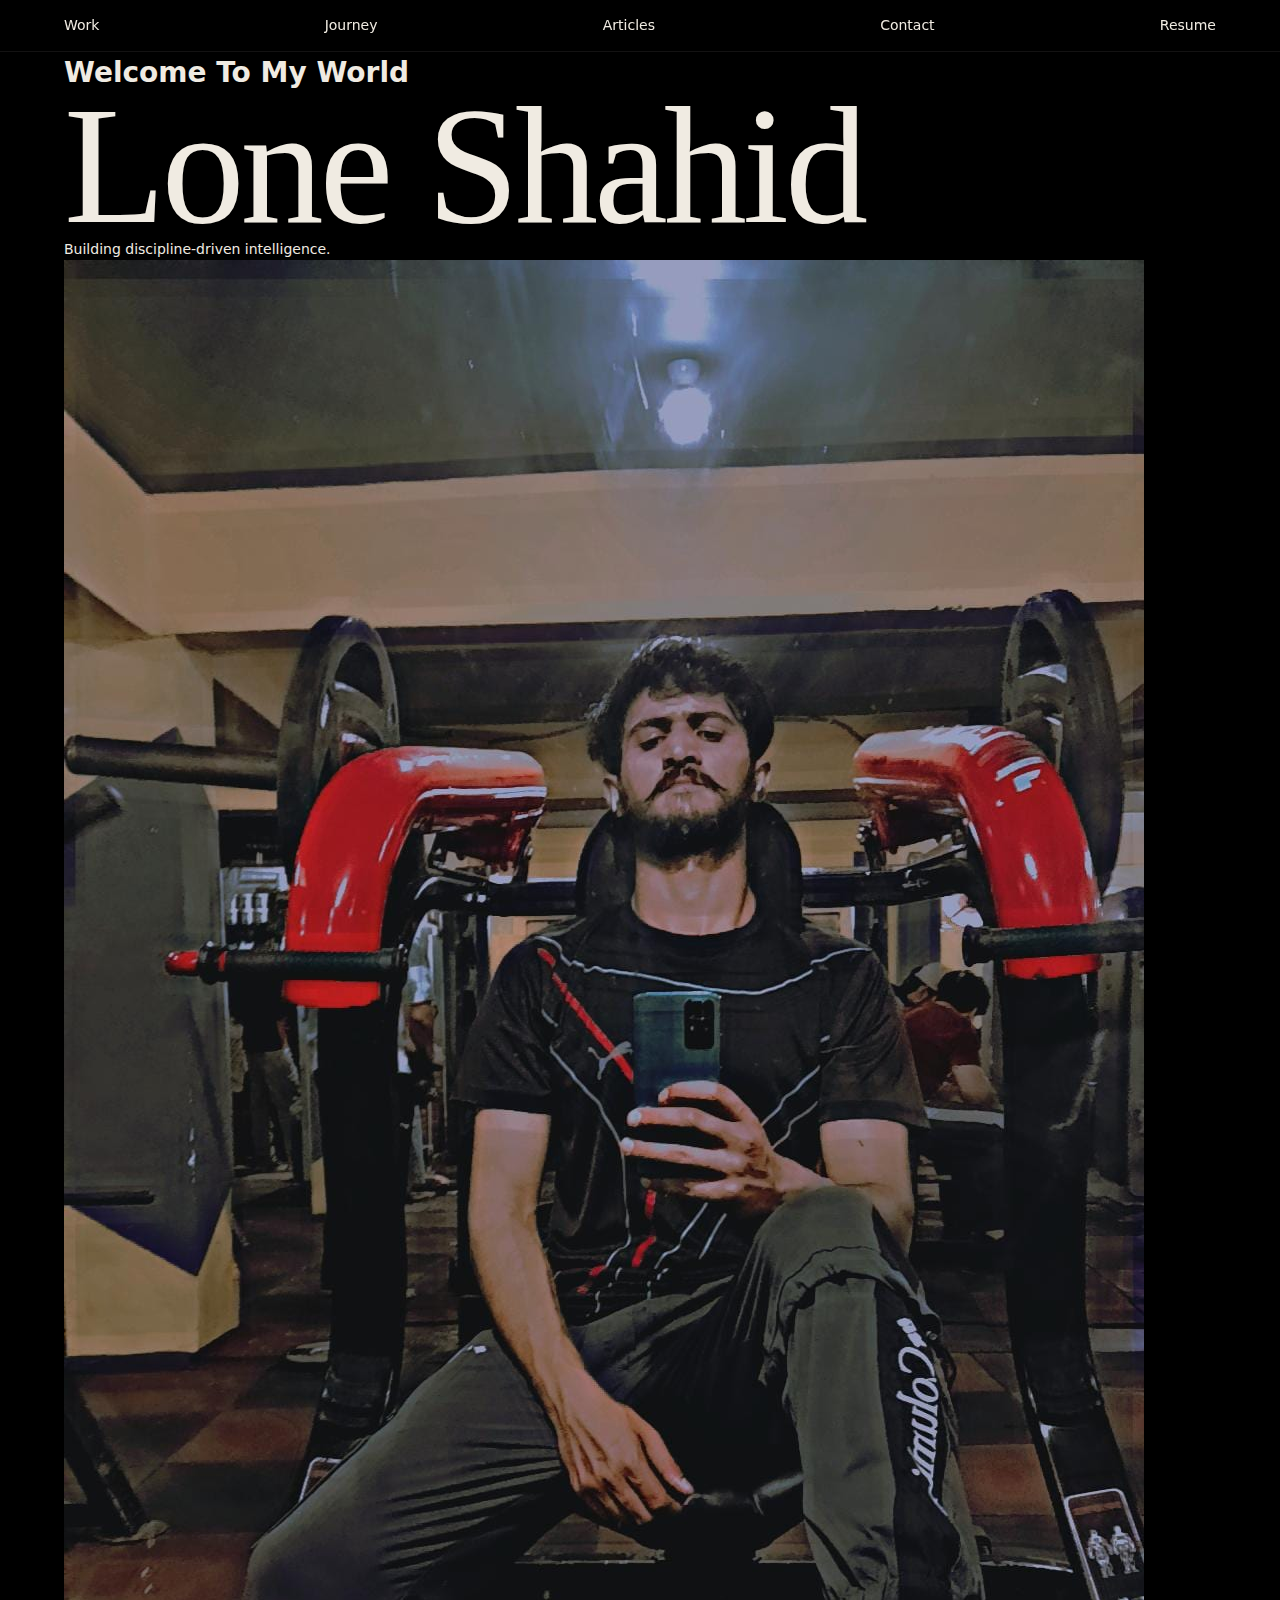
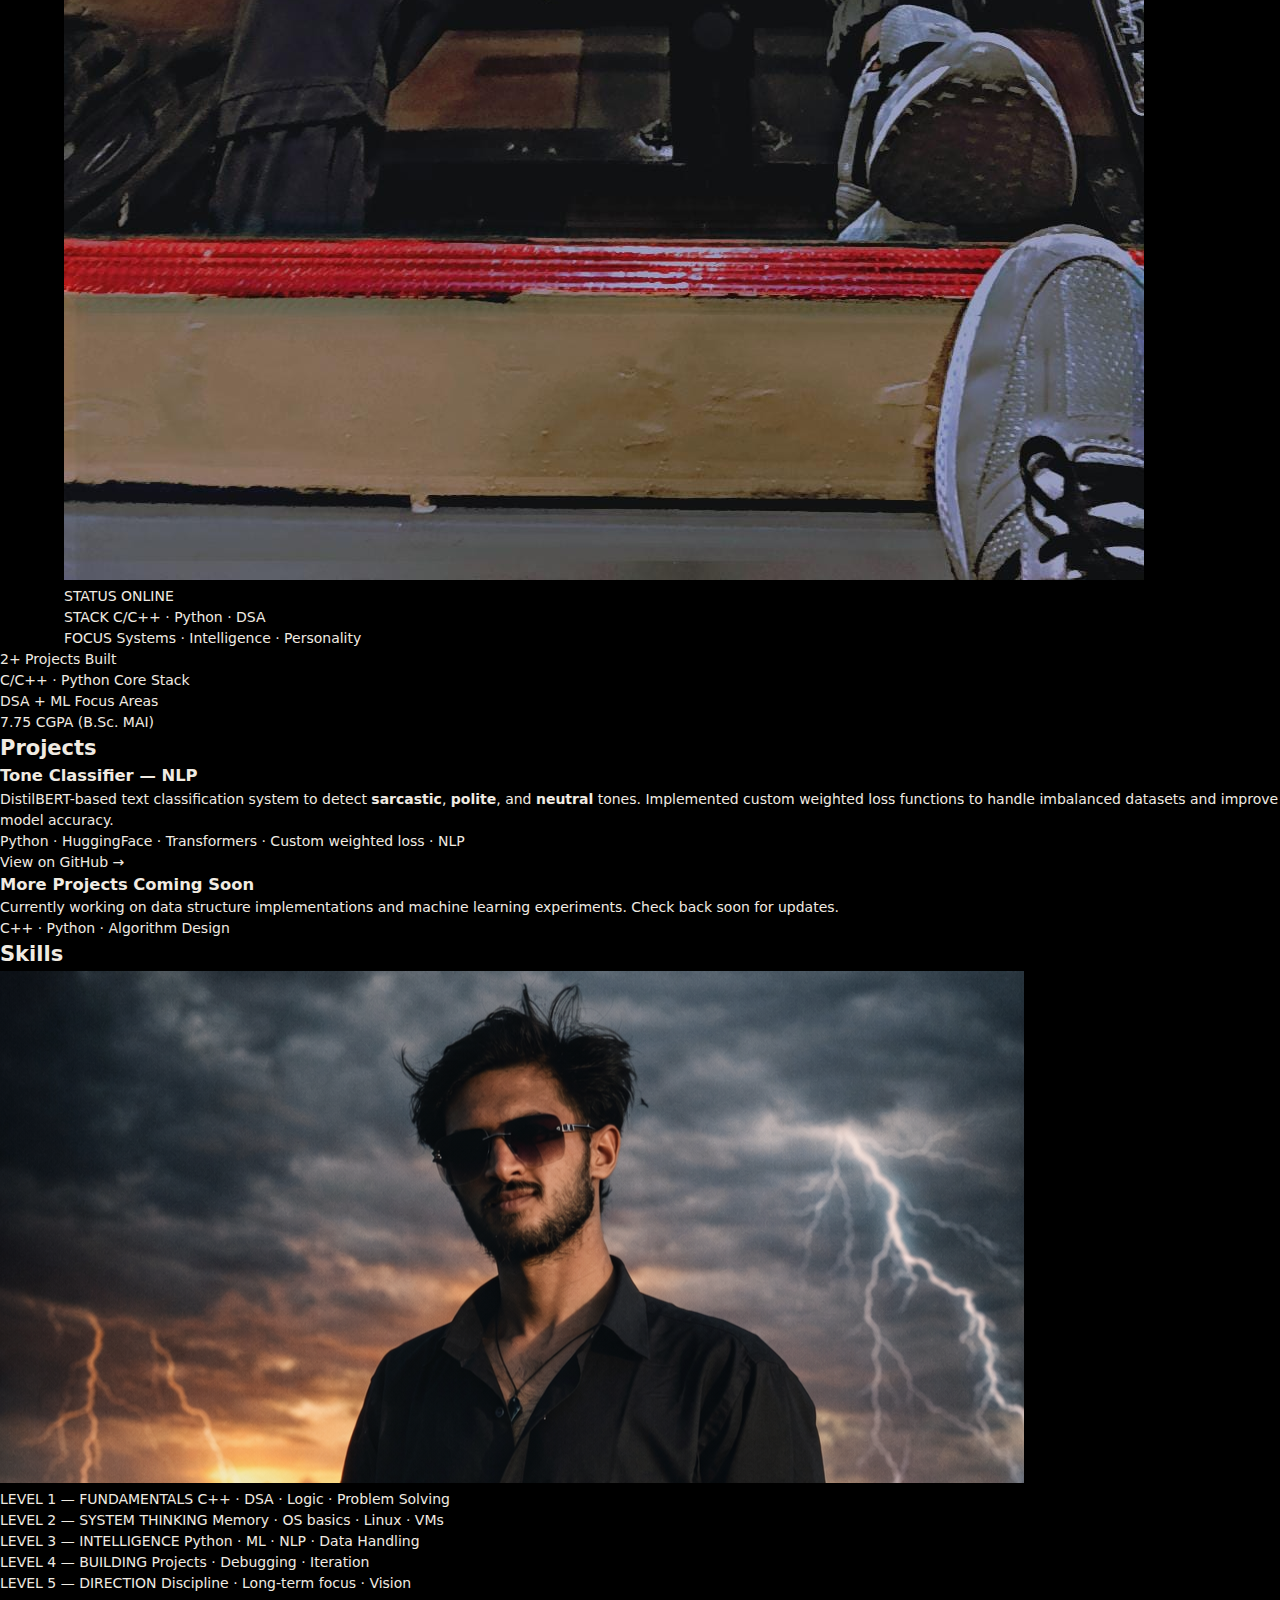
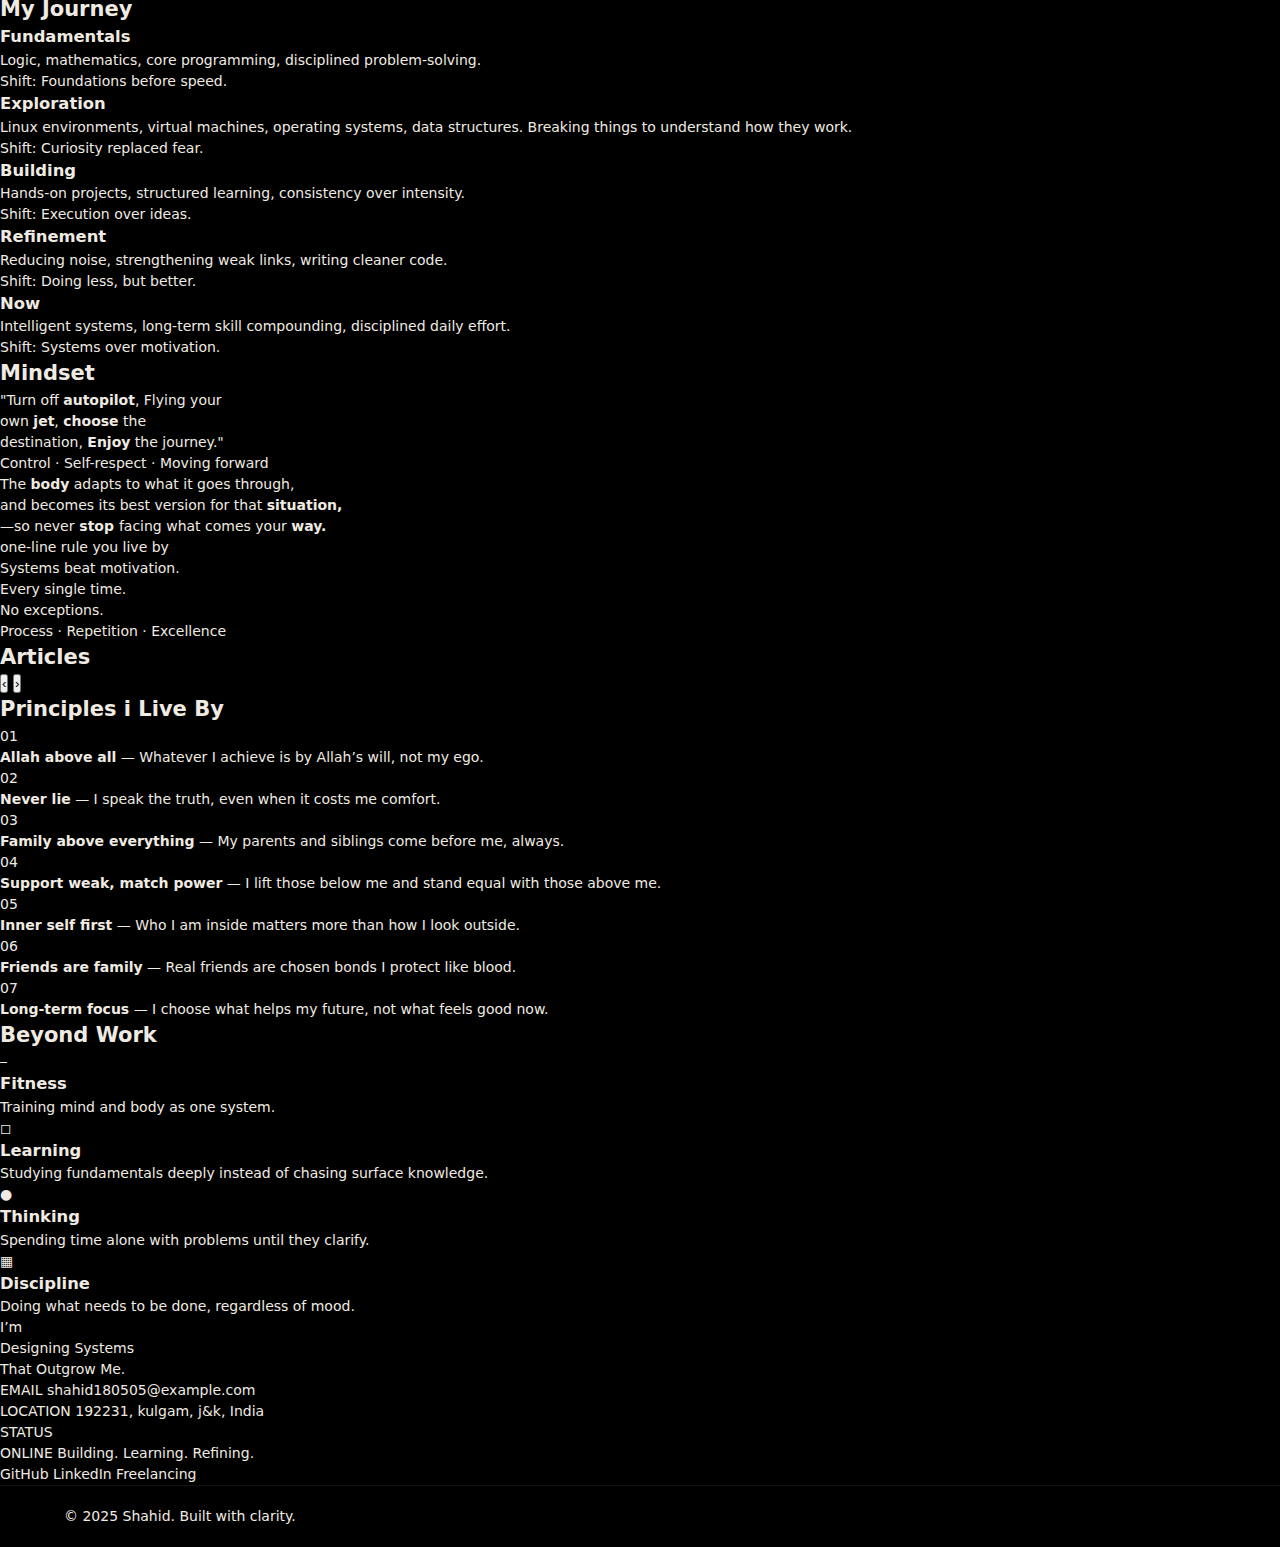
<file: index.html>
<!DOCTYPE html>
<html lang="en">
<head>
    <meta charset="UTF-8">
    <meta name="viewport" content="width=device-width, initial-scale=1.0">
    
    <!-- SEO Meta Tags -->
    <meta name="description" content="Shahid - AI & Software Engineering student focused on intelligent systems, strong fundamentals, and disciplined long-term growth.">
    <meta name="keywords" content="AI, Machine Learning, Software Engineering, C++, Python, NLP, Data Structures">
    <meta name="author" content="Shahid">
    
    <!-- Open Graph -->
    <meta property="og:title" content="Shahid | AI & Software Engineering">
    <meta property="og:description" content="Building intelligent systems with disciplined long-term focus.">
    <meta property="og:image" content="images/profile.jpg">
    <meta property="og:type" content="website">
    
    <title>Shahid | Personal Website</title>
    <link rel="stylesheet" href="index.css">
</head>
<body>
    <!-- Scroll Progress Bar -->
    <div class="scroll-progress"></div>

    <!-- HERO SECTION -->
    <header id="hero">
  <!-- LEFT: DECLARATION -->
  <div class="hero-left">
    <h1 class="hero-statement">Welcome To My World</h1>

    <span class="hero-name">Lone Shahid</span>

    <p class="hero-tagline">Building discipline-driven intelligence.</p>

    <nav class="hero-nav">
      <a href="#projects" class="nav-link">Work</a>
      <a href="#journey" class="nav-link">Journey</a>
      <a href="#article-section" class="nav-link">Articles</a>
      <a href="#contact" class="nav-link">Contact</a>
      <a href="resume/resume.html" class="nav-link">Resume</a>
    </nav>
  </div>

  <!-- RIGHT: SIGNAL BLOCK -->
  <div class="hero-right">
    <div class="signal-photo">
      <img src="images/10.jpg" alt="Shahid">
    </div>

    <div class="signal-block">
      <div class="signal-row">
        <span class="signal-label">STATUS</span>
        <span class="signal-value online">ONLINE</span>
      </div>

      <div class="signal-row">
        <span class="signal-label">STACK</span>
        <span class="signal-value">C/C++ · Python · DSA</span>
      </div>

      <div class="signal-row">
        <span class="signal-label">FOCUS</span>
        <span class="signal-value">Systems · Intelligence · Personality</span>
      </div>
    </div>
  </div>
</header>


    <!-- PROOF STRIP -->
    <section id="proof">
        <div class="proof-grid">
            <div class="proof-item">
                <span class="proof-value">2+</span>
                <span class="proof-label">Projects Built</span>
            </div>

            <div class="proof-item">
                <span class="proof-value">C/C++ · Python</span>
                <span class="proof-label">Core Stack</span>
            </div>

            <div class="proof-item">
                <span class="proof-value">DSA + ML</span>
                <span class="proof-label">Focus Areas</span>
            </div>

            <div class="proof-item">
                <span class="proof-value">7.75</span>
                <span class="proof-label">CGPA (B.Sc. MAI)</span>
            </div>
        </div>
    </section>

    <!-- FEATURED PROJECTS -->
    <section id="projects">
        <h2 class="projects-title">Projects</h2>

        <article>
            <h3>Tone Classifier — NLP</h3>
            <p>
                DistilBERT-based text classification system to detect
                <strong>sarcastic</strong>, <strong>polite</strong>, and
                <strong>neutral</strong> tones. Implemented custom weighted loss
                functions to handle imbalanced datasets and improve model accuracy.
            </p>
            <p class="muted">
                Python · HuggingFace · Transformers · Custom weighted loss · NLP
            </p>
            <a href="https://github.com/ghost-hub-champ" target="_blank" rel="noopener">
                View on GitHub →
            </a>
        </article>

        <article>
            <h3>More Projects Coming Soon</h3>
            <p>
                Currently working on data structure implementations and 
                machine learning experiments. Check back soon for updates.
            </p>
            <p class="muted">
                C++ · Python · Algorithm Design
            </p>
        </article>
    </section>

    <!-- SKILLS LADDER -->
    <section id="skills">
        <div class="ladder-card">
            <h2 class="ladder-title">Skills</h2>

            <!-- Background images -->
            <div class="ladder-bg">
                <img src="images/hero.png" class="bg-img base" alt="" loading="lazy">
            </div>

            <!-- Ladder -->
            <div class="ladder-track">
                <div class="step" data-image="fundamentals">
                    <span class="step-title">LEVEL 1 — FUNDAMENTALS</span>
                    <span class="step-desc">C++ · DSA · Logic · Problem Solving</span>
                </div>

                <div class="step" data-image="system">
                    <span class="step-title">LEVEL 2 — SYSTEM THINKING</span>
                    <span class="step-desc">Memory · OS basics · Linux · VMs</span>
                </div>

                <div class="step" data-image="intelligence">
                    <span class="step-title">LEVEL 3 — INTELLIGENCE</span>
                    <span class="step-desc">Python · ML · NLP · Data Handling</span>
                </div>

                <div class="step" data-image="building">
                    <span class="step-title">LEVEL 4 — BUILDING</span>
                    <span class="step-desc">Projects · Debugging · Iteration</span>
                </div>

                <div class="step" data-image="direction">
                    <span class="step-title">LEVEL 5 — DIRECTION</span>
                    <span class="step-desc">Discipline · Long-term focus · Vision</span>
                </div>
            </div>
        </div>
    </section>

    <!-- JOURNEY TIMELINE -->
    <section id="journey" class="journey">
        <h2 class="journey-title">My Journey</h2>

        <div class="timeline">
            <div class="timeline-item left">
                <span class="node"></span>
                <div class="content">
                    <h3>Fundamentals</h3>
                    <p class="focus">Logic, mathematics, core programming, disciplined problem-solving.</p>
                    <p class="shift">Shift: Foundations before speed.</p>
                </div>
            </div>

            <div class="timeline-item right">
                <span class="node"></span>
                <div class="content">
                    <h3>Exploration</h3>
                    <p class="focus">
                        Linux environments, virtual machines, operating systems, data structures.
                        Breaking things to understand how they work.
                    </p>
                    <p class="shift">Shift: Curiosity replaced fear.</p>
                </div>
            </div>

            <div class="timeline-item left">
                <span class="node"></span>
                <div class="content">
                    <h3>Building</h3>
                    <p class="focus">
                        Hands-on projects, structured learning, consistency over intensity.
                    </p>
                    <p class="shift">Shift: Execution over ideas.</p>
                </div>
            </div>

            <div class="timeline-item right">
                <span class="node"></span>
                <div class="content">
                    <h3>Refinement</h3>
                    <p class="focus">
                        Reducing noise, strengthening weak links, writing cleaner code.
                    </p>
                    <p class="shift">Shift: Doing less, but better.</p>
                </div>
            </div>

            <div class="timeline-item left current">
                <span class="node"></span>
                <div class="content">
                    <h3>Now</h3>
                    <p class="focus">
                        Intelligent systems, long-term skill compounding, disciplined daily effort.
                    </p>
                    <p class="shift">Shift: Systems over motivation.</p>
                </div>
            </div>
        </div>
    </section>

    <!-- MINDSET -->
    <section id="mindset">
            <h2 class="mindset-title">Mindset</h2>

        <!-- Card 1 (LEFT) -->
        <div class="mindset-card left from-left">
            <div class="mindset-inner">
                <div class="mindset-bg bg-1"></div>
                <div class="mindset-shade shade-left"></div>

                <div class="mindset-overlay">
                    <p class="mindset-text">
                        "Turn off <strong>autopilot</strong>, Flying your<br>
                        own <strong>jet</strong>, <strong>choose</strong> the <br>
                        destination, <strong>Enjoy</strong> the journey."
                    </p>
                    <span class="mindset-meta">
                        Control · Self-respect · Moving forward
                    </span>
                </div>
            </div>
        </div>

        <!-- Card 2 (RIGHT) -->
        <div class="mindset-card right from-right">
            <div class="mindset-inner">
                <div class="mindset-bg bg-2"></div>
                <div class="mindset-shade shade-right"></div>

                <div class="mindset-overlay align-right">
                    <p class="mindset-text">
                        The <strong>body</strong> adapts to what it goes through,<br>
                        and becomes its best version for that <strong>situation,</strong><br>
                        —so never<strong> stop </strong>facing what comes your <strong>way.</strong>
                    </p>
                    <span class="mindset-meta">
                        one-line rule you live by
                    </span>
                </div>
            </div>
        </div>

        <!-- Card 3 (LEFT) -->
        <div class="mindset-card left from-left">
            <div class="mindset-inner">
                <div class="mindset-bg bg-3"></div>
                <div class="mindset-shade shade-left"></div>

                <div class="mindset-overlay">
                    <p class="mindset-text">
                        Systems beat motivation.<br>
                        Every single time.<br>
                        No exceptions.
                    </p>
                    <span class="mindset-meta">
                        Process · Repetition · Excellence
                    </span>
                </div>
            </div>
        </div>
    </section>

    <!-- ARTICLES CAROUSEL -->
  <section id="article-section" class="stage">
  <h2 class="article-title">Articles</h2>
  <div class="bg-gradient"></div>
  
  <div id="cards" class="cards"></div>
  
  <button class="carousel-btn left" aria-label="Previous article">‹</button>
  <button class="carousel-btn right" aria-label="Next article">›</button>
  
</section>

    <!-- PRINCIPLES -->
    <section id="principles" class="principles">
        <h2 class="principles-title">Principles i Live By</h2>

        <div class="manifesto">
            <div class="principle">
                <span class="index">01</span>
                <p><strong>Allah above all</strong> — Whatever I achieve is by Allah’s will, not my ego.</p>
                
            </div>

            <div class="principle">
                <span class="index">02</span>
                <p><strong>Never lie</strong> — I speak the truth, even when it costs me comfort.</p>
                
            </div>

            <div class="principle">
                <span class="index">03</span>
                <p><strong>Family above everything</strong> — My parents and siblings come before me, always.</p>
                
            </div>

            <div class="principle">
                <span class="index">04</span>
                <p><strong>Support weak, match power</strong> — I lift those below me and stand equal with those above me.</p>
            </div>

            <div class="principle">
                <span class="index">05</span>
                <p><strong>Inner self first</strong> — Who I am inside matters more than how I look outside.</p>
            </div>

            <div class="principle">
                <span class="index">06</span>
                <p><strong>Friends are family</strong> — Real friends are chosen bonds I protect like blood.</p>
            </div>

            <div class="principle">
                <span class="index">07</span>
                <p><strong>Long-term focus</strong> — I choose what helps my future, not what feels good now.</p>
            </div>
        </div>
    </section>

    <!-- BEYOND WORK -->
    <section id="life" class="beyond-work">
        <h2 class="beyond-title">Beyond Work</h2>

        <div class="beyond-grid">
            <div class="beyond-card">
                <span class="icon">⎯</span>
                <h3>Fitness</h3>
                <p>Training mind and body as one system.</p>
            </div>

            <div class="beyond-card">
                <span class="icon">◻</span>
                <h3>Learning</h3>
                <p>Studying fundamentals deeply instead of chasing surface knowledge.</p>
            </div>

            <div class="beyond-card">
                <span class="icon">●</span>
                <h3>Thinking</h3>
                <p>Spending time alone with problems until they clarify.</p>
            </div>

            <div class="beyond-card">
                <span class="icon">▦</span>
                <h3>Discipline</h3>
                <p>Doing what needs to be done, regardless of mood.</p>
            </div>
        </div>
    </section>

    <!-- VISION -->
    <section id="vision" class="vision">
        <p class="vision-text">
            I’m  <br>
            Designing Systems<br>
            That Outgrow Me.
        </p>
    </section>

    <!-- CONTACT -->
    <section id="contact" class="contact-terminal">
        <div class="terminal-grid">
            <!-- LEFT: INFO -->
            <div class="terminal-col">
                <div class="terminal-row">
                    <span class="label">EMAIL</span>
                    <span class="value">shahid180505@example.com</span>
                </div>

                <div class="terminal-row">
                    <span class="label">LOCATION</span>
                    <span class="value">192231, kulgam, j&k, India</span>
                </div>

                <div class="terminal-row status-row">
                    <span class="label">STATUS</span>
                    <div class="status-value">
                        <span class="status-flag">ONLINE</span>
                        <span class="status-text">Building. Learning. Refining.</span>
                    </div>
                </div>
            </div>

            <!-- RIGHT: LINKS -->
            <div class="terminal-col links">
                <a href="https://github.com/yourusername" target="_blank" rel="noopener" class="terminal-link">GitHub</a>
                <a href="https://linkedin.com/in/yourusername" target="_blank" rel="noopener" class="terminal-link">LinkedIn</a>
                <a href="https://instagram.com/yourusername" target="_blank" rel="noopener" class="terminal-link">Freelancing</a>
            </div>
        </div>
    </section>

    <!-- FOOTER -->
    <footer>
        <p>© 2025 Shahid. Built with clarity.</p>
    </footer>

    <script src="index.js"></script>
</body>
</html>
</file>
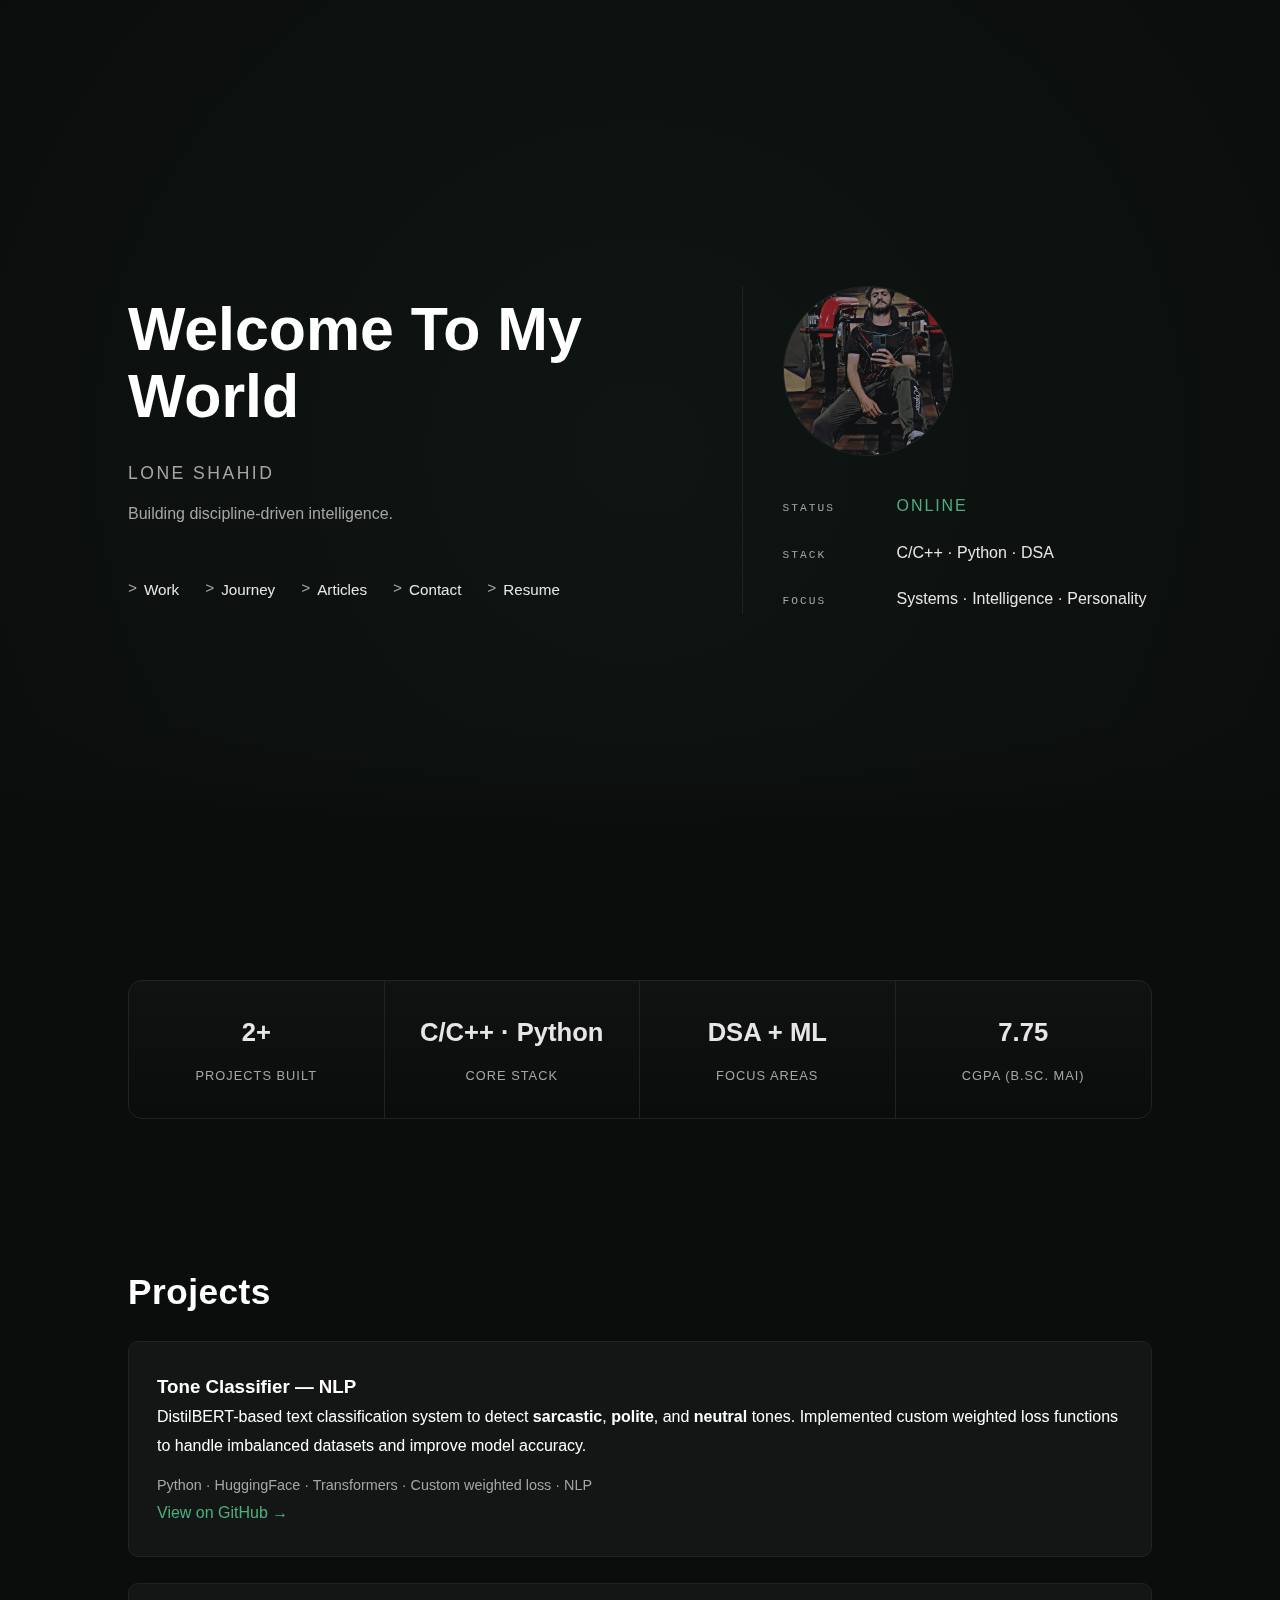
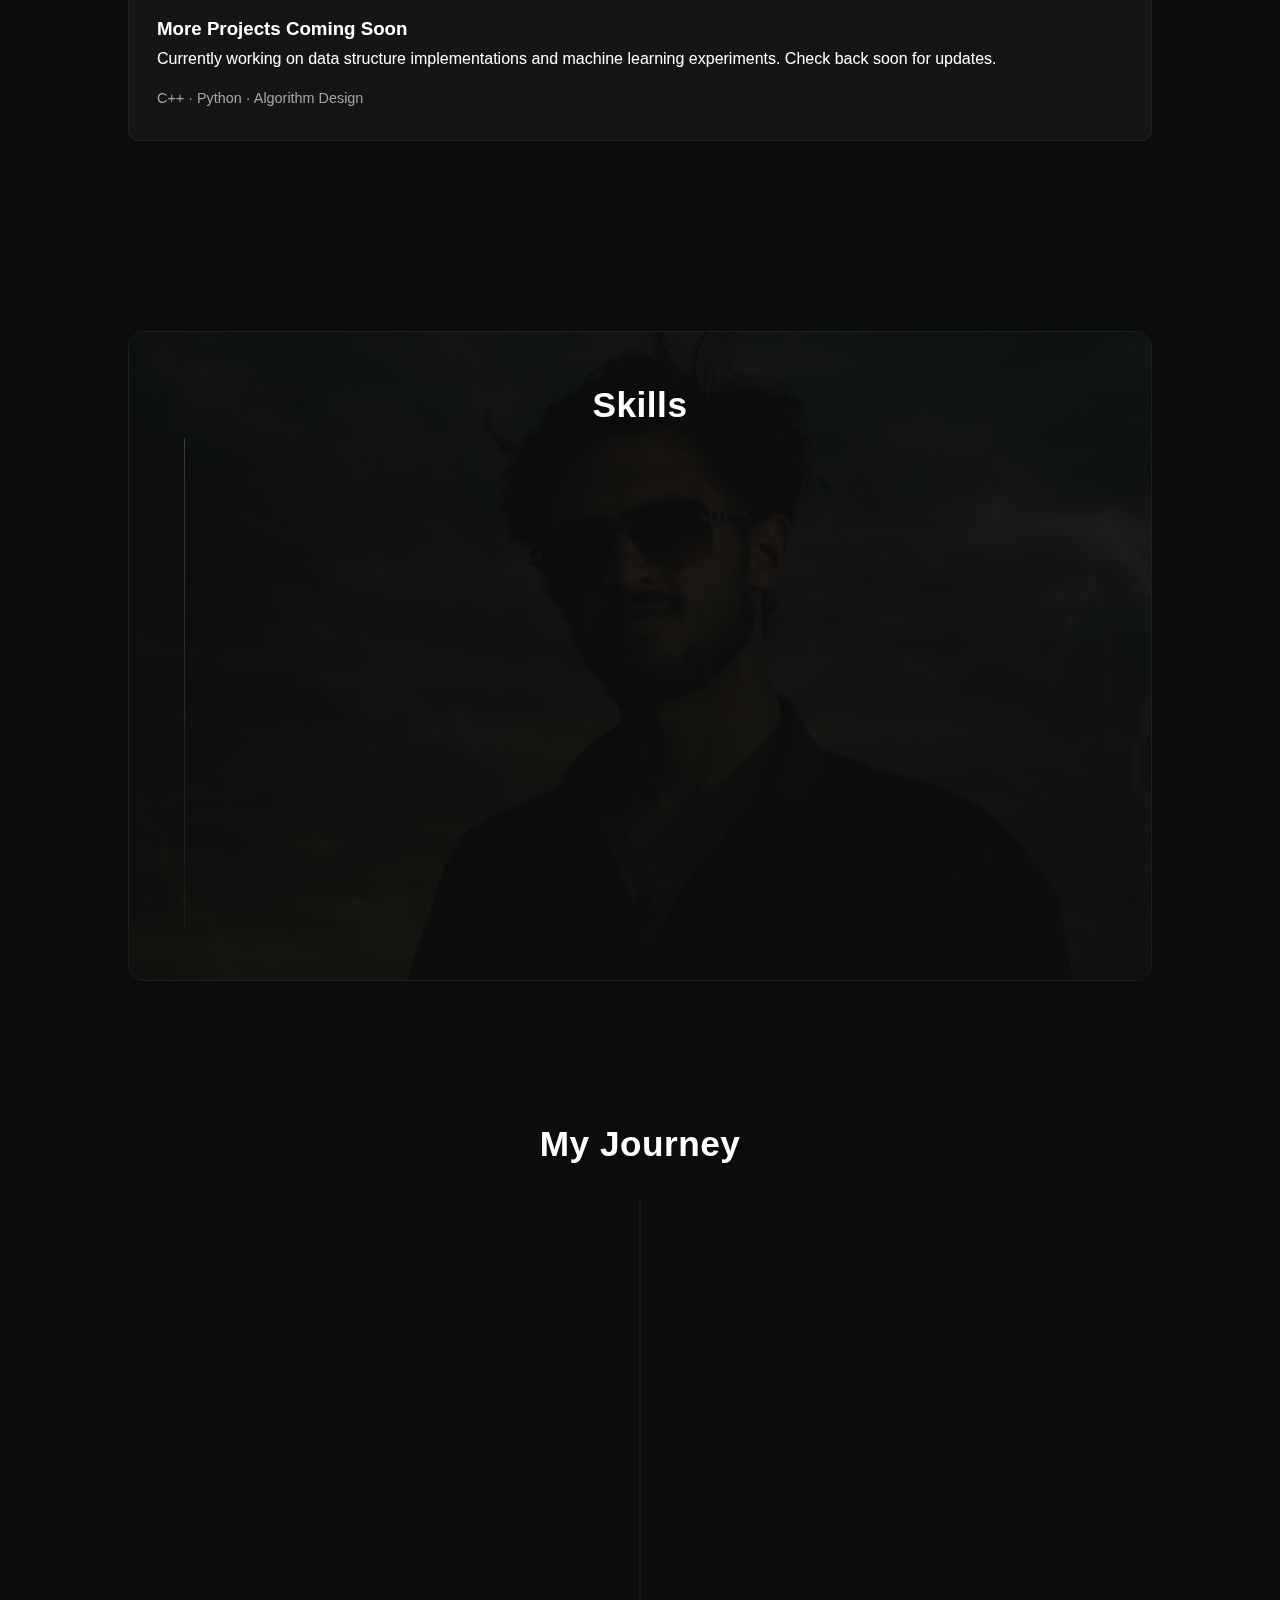
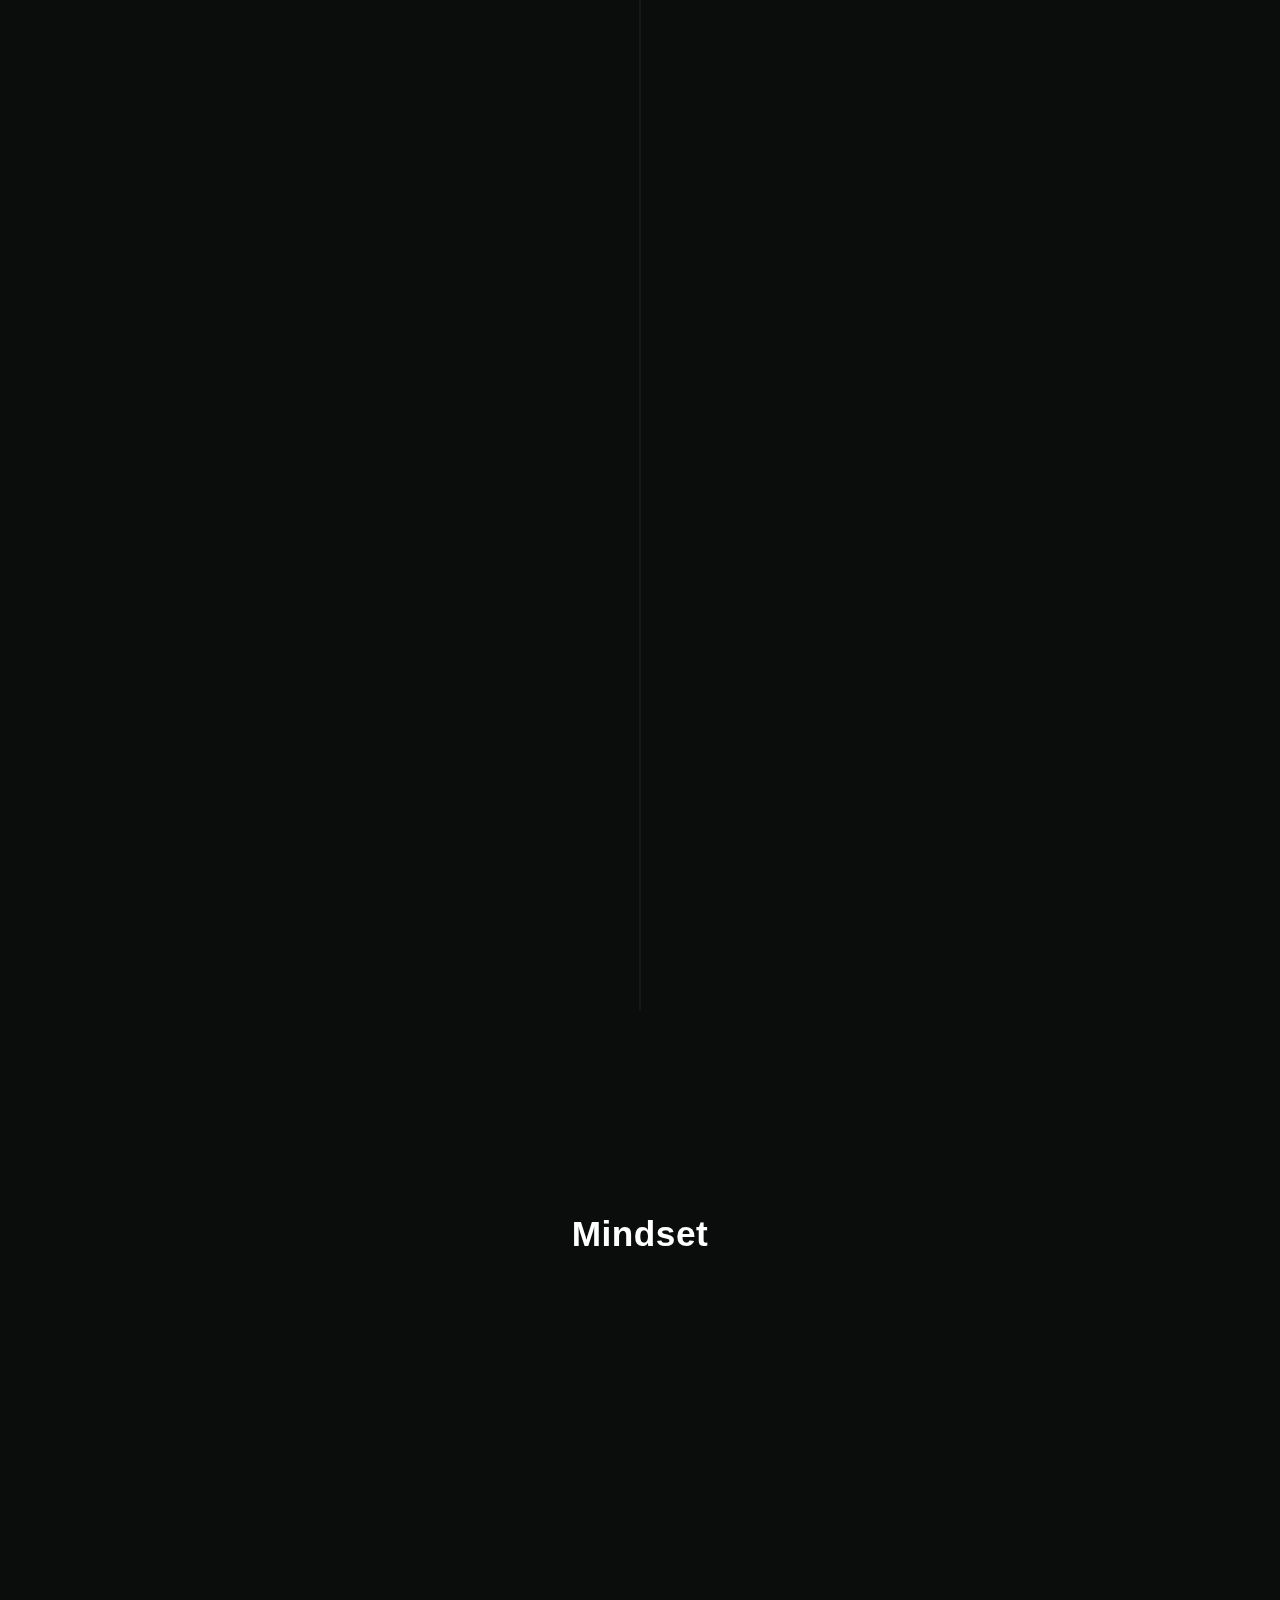
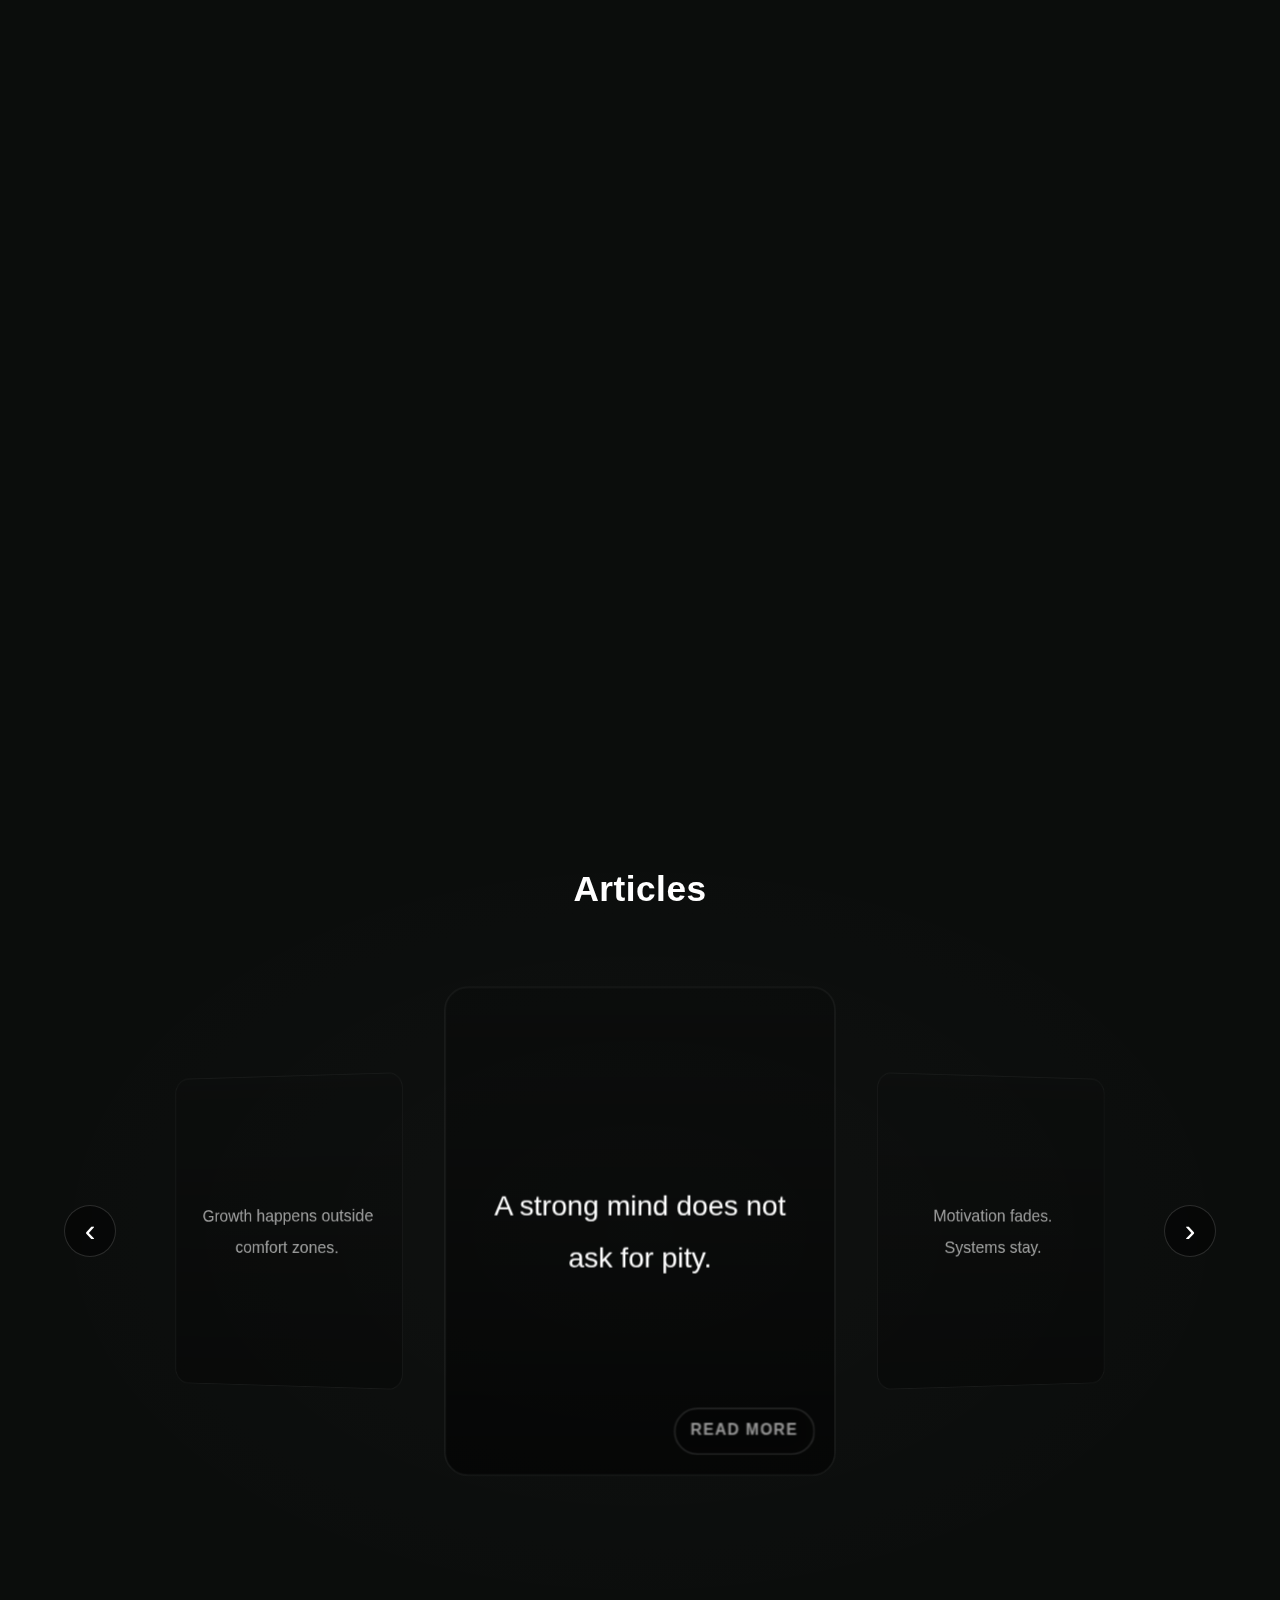
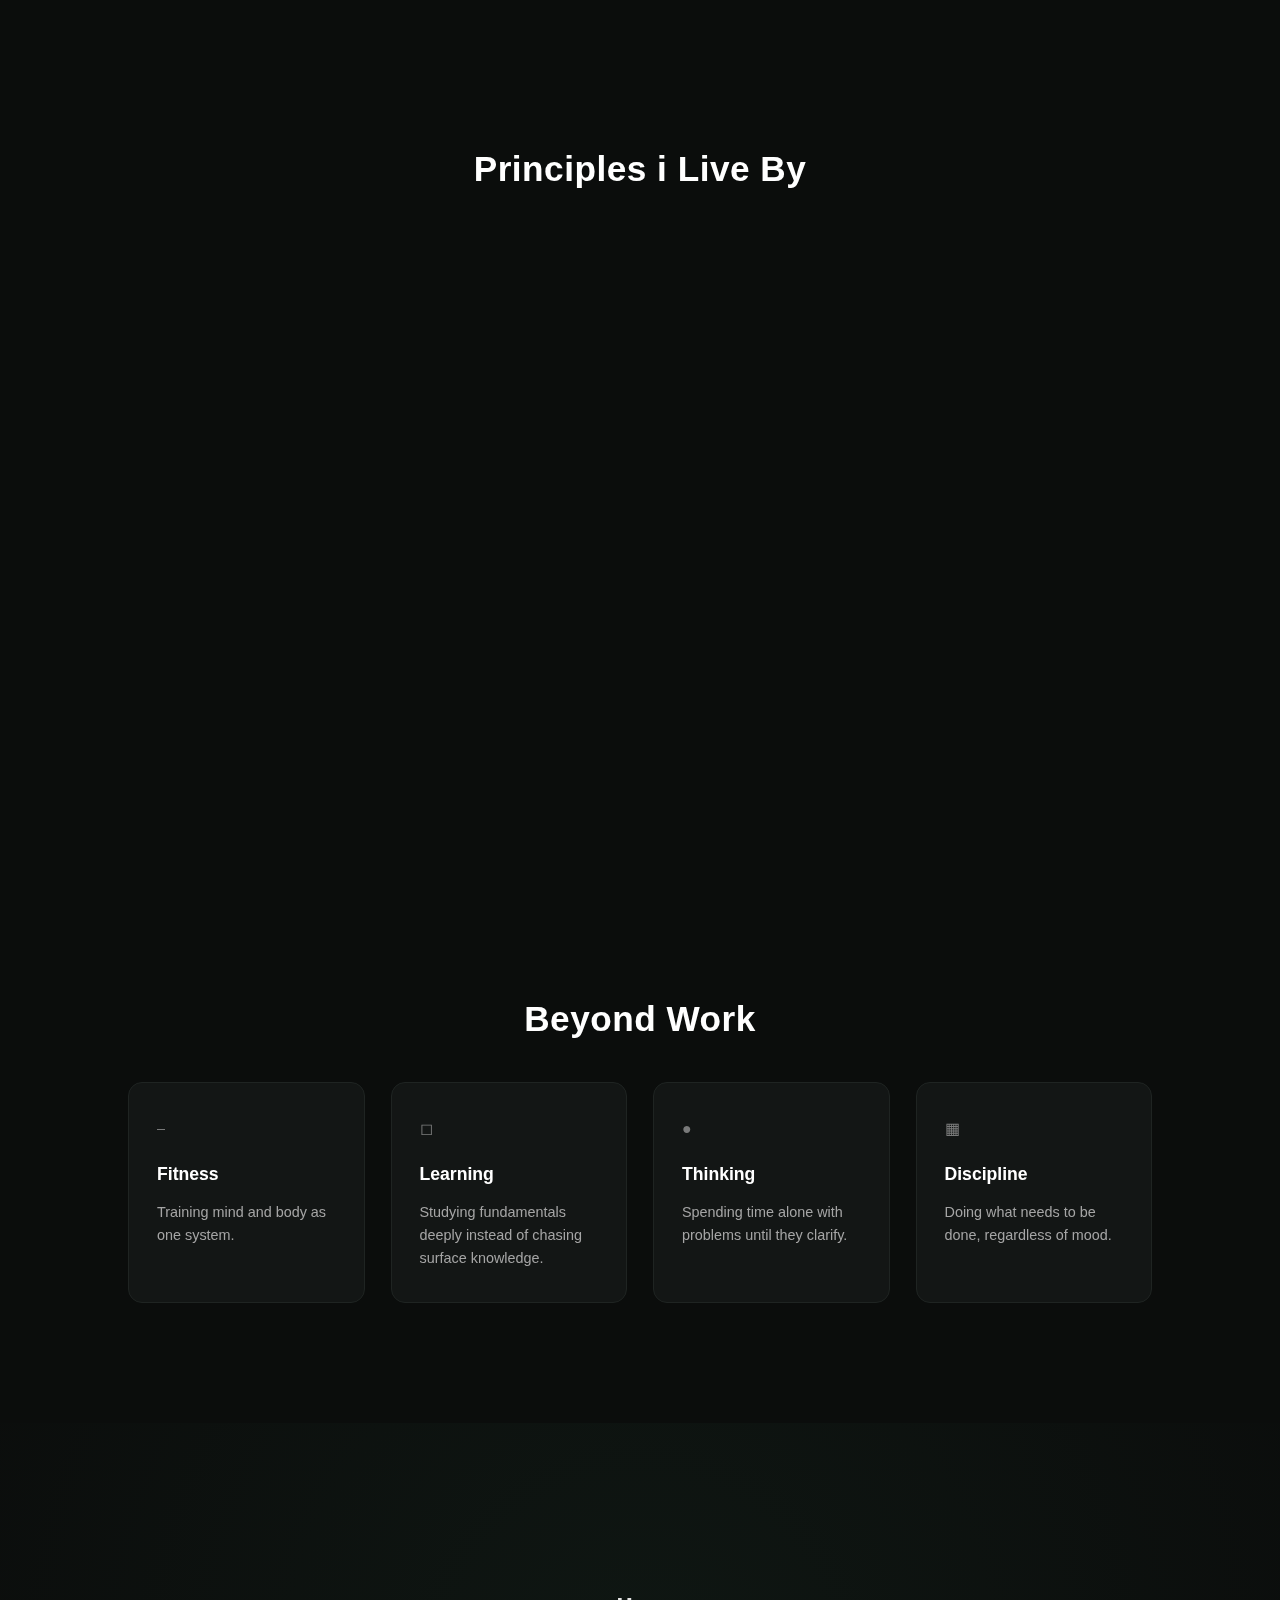
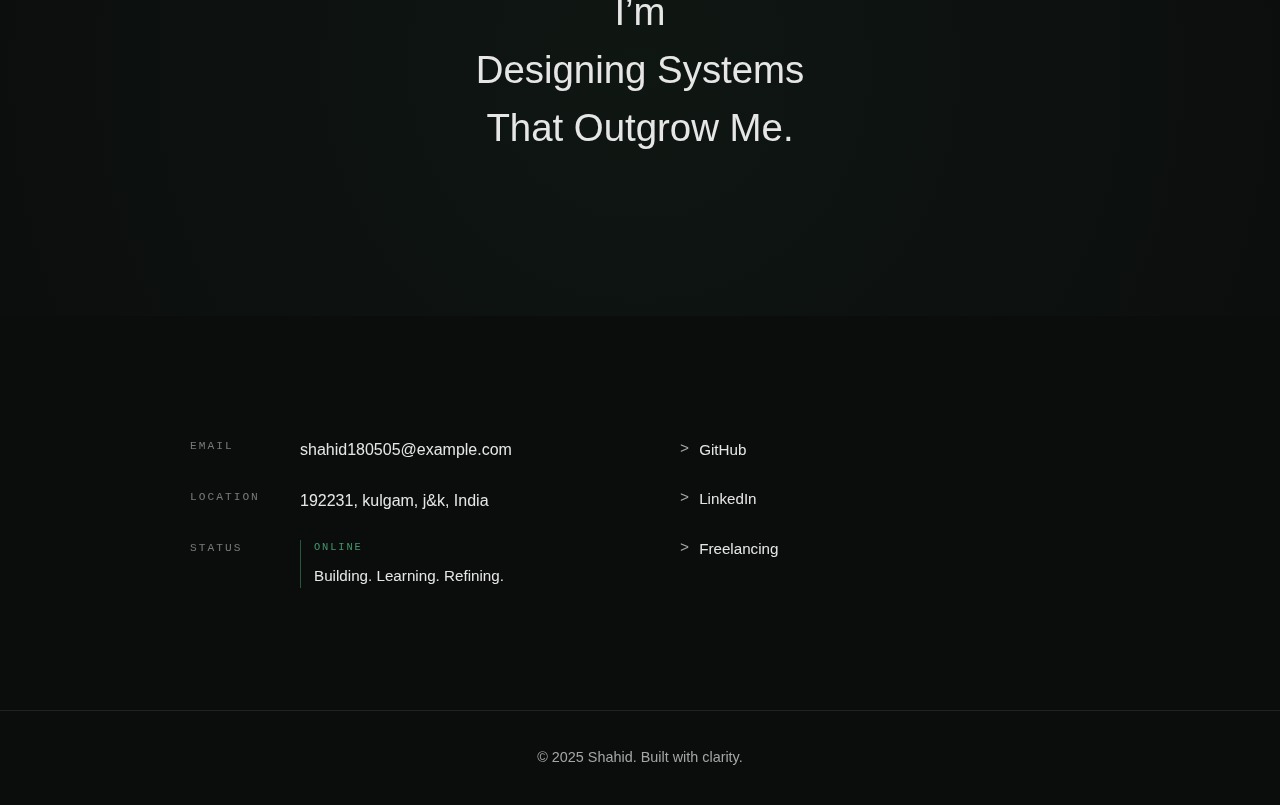
<file: system.html>
<!DOCTYPE html>
<html lang="en">
<head>
    <meta charset="UTF-8">
    <meta name="viewport" content="width=device-width, initial-scale=1.0">
    
    <!-- SEO Meta Tags -->
    <meta name="description" content="Shahid - AI & Software Engineering student focused on intelligent systems, strong fundamentals, and disciplined long-term growth.">
    <meta name="keywords" content="AI, Machine Learning, Software Engineering, C++, Python, NLP, Data Structures">
    <meta name="author" content="Shahid">
    
    <!-- Open Graph -->
    <meta property="og:title" content="Shahid | AI & Software Engineering">
    <meta property="og:description" content="Building intelligent systems with disciplined long-term focus.">
    <meta property="og:image" content="images/profile.jpg">
    <meta property="og:type" content="website">
    
    <title>Shahid | Personal Website</title>
    <link rel="stylesheet" href="system.css">
</head>
<body>
    <!-- Scroll Progress Bar -->
    <div class="scroll-progress"></div>

    <!-- HERO SECTION -->
    <header id="hero">
  <!-- LEFT: DECLARATION -->
  <div class="hero-left">
    <h1 class="hero-statement">Welcome To My World</h1>

    <span class="hero-name">Lone Shahid</span>

    <p class="hero-tagline">Building discipline-driven intelligence.</p>

    <nav class="hero-nav">
      <a href="#projects" class="nav-link">Work</a>
      <a href="#journey" class="nav-link">Journey</a>
      <a href="#article-section" class="nav-link">Articles</a>
      <a href="#contact" class="nav-link">Contact</a>
      <a href="resume/resume.html" class="nav-link">Resume</a>
    </nav>
  </div>

  <!-- RIGHT: SIGNAL BLOCK -->
  <div class="hero-right">
    <div class="signal-photo">
      <img src="images/10.jpg" alt="Shahid">
    </div>

    <div class="signal-block">
      <div class="signal-row">
        <span class="signal-label">STATUS</span>
        <span class="signal-value online">ONLINE</span>
      </div>

      <div class="signal-row">
        <span class="signal-label">STACK</span>
        <span class="signal-value">C/C++ · Python · DSA</span>
      </div>

      <div class="signal-row">
        <span class="signal-label">FOCUS</span>
        <span class="signal-value">Systems · Intelligence · Personality</span>
      </div>
    </div>
  </div>
</header>


    <!-- PROOF STRIP -->
    <section id="proof">
        <div class="proof-grid">
            <div class="proof-item">
                <span class="proof-value">2+</span>
                <span class="proof-label">Projects Built</span>
            </div>

            <div class="proof-item">
                <span class="proof-value">C/C++ · Python</span>
                <span class="proof-label">Core Stack</span>
            </div>

            <div class="proof-item">
                <span class="proof-value">DSA + ML</span>
                <span class="proof-label">Focus Areas</span>
            </div>

            <div class="proof-item">
                <span class="proof-value">7.75</span>
                <span class="proof-label">CGPA (B.Sc. MAI)</span>
            </div>
        </div>
    </section>

    <!-- FEATURED PROJECTS -->
    <section id="projects">
        <h2 class="projects-title">Projects</h2>

        <article>
            <h3>Tone Classifier — NLP</h3>
            <p>
                DistilBERT-based text classification system to detect
                <strong>sarcastic</strong>, <strong>polite</strong>, and
                <strong>neutral</strong> tones. Implemented custom weighted loss
                functions to handle imbalanced datasets and improve model accuracy.
            </p>
            <p class="muted">
                Python · HuggingFace · Transformers · Custom weighted loss · NLP
            </p>
            <a href="https://github.com/ghost-hub-champ" target="_blank" rel="noopener">
                View on GitHub →
            </a>
        </article>

        <article>
            <h3>More Projects Coming Soon</h3>
            <p>
                Currently working on data structure implementations and 
                machine learning experiments. Check back soon for updates.
            </p>
            <p class="muted">
                C++ · Python · Algorithm Design
            </p>
        </article>
    </section>

    <!-- SKILLS LADDER -->
    <section id="skills">
        <div class="ladder-card">
            <h2 class="ladder-title">Skills</h2>

            <!-- Background images -->
            <div class="ladder-bg">
                <img src="images/hero.png" class="bg-img base" alt="" loading="lazy">
            </div>

            <!-- Ladder -->
            <div class="ladder-track">
                <div class="step" data-image="fundamentals">
                    <span class="step-title">LEVEL 1 — FUNDAMENTALS</span>
                    <span class="step-desc">C++ · DSA · Logic · Problem Solving</span>
                </div>

                <div class="step" data-image="system">
                    <span class="step-title">LEVEL 2 — SYSTEM THINKING</span>
                    <span class="step-desc">Memory · OS basics · Linux · VMs</span>
                </div>

                <div class="step" data-image="intelligence">
                    <span class="step-title">LEVEL 3 — INTELLIGENCE</span>
                    <span class="step-desc">Python · ML · NLP · Data Handling</span>
                </div>

                <div class="step" data-image="building">
                    <span class="step-title">LEVEL 4 — BUILDING</span>
                    <span class="step-desc">Projects · Debugging · Iteration</span>
                </div>

                <div class="step" data-image="direction">
                    <span class="step-title">LEVEL 5 — DIRECTION</span>
                    <span class="step-desc">Discipline · Long-term focus · Vision</span>
                </div>
            </div>
        </div>
    </section>

    <!-- JOURNEY TIMELINE -->
    <section id="journey" class="journey">
        <h2 class="journey-title">My Journey</h2>

        <div class="timeline">
            <div class="timeline-item left">
                <span class="node"></span>
                <div class="content">
                    <h3>Fundamentals</h3>
                    <p class="focus">Logic, mathematics, core programming, disciplined problem-solving.</p>
                    <p class="shift">Shift: Foundations before speed.</p>
                </div>
            </div>

            <div class="timeline-item right">
                <span class="node"></span>
                <div class="content">
                    <h3>Exploration</h3>
                    <p class="focus">
                        Linux environments, virtual machines, operating systems, data structures.
                        Breaking things to understand how they work.
                    </p>
                    <p class="shift">Shift: Curiosity replaced fear.</p>
                </div>
            </div>

            <div class="timeline-item left">
                <span class="node"></span>
                <div class="content">
                    <h3>Building</h3>
                    <p class="focus">
                        Hands-on projects, structured learning, consistency over intensity.
                    </p>
                    <p class="shift">Shift: Execution over ideas.</p>
                </div>
            </div>

            <div class="timeline-item right">
                <span class="node"></span>
                <div class="content">
                    <h3>Refinement</h3>
                    <p class="focus">
                        Reducing noise, strengthening weak links, writing cleaner code.
                    </p>
                    <p class="shift">Shift: Doing less, but better.</p>
                </div>
            </div>

            <div class="timeline-item left current">
                <span class="node"></span>
                <div class="content">
                    <h3>Now</h3>
                    <p class="focus">
                        Intelligent systems, long-term skill compounding, disciplined daily effort.
                    </p>
                    <p class="shift">Shift: Systems over motivation.</p>
                </div>
            </div>
        </div>
    </section>

    <!-- MINDSET -->
    <section id="mindset">
            <h2 class="mindset-title">Mindset</h2>

        <!-- Card 1 (LEFT) -->
        <div class="mindset-card left from-left">
            <div class="mindset-inner">
                <div class="mindset-bg bg-1"></div>
                <div class="mindset-shade shade-left"></div>

                <div class="mindset-overlay">
                    <p class="mindset-text">
                        "Turn off <strong>autopilot</strong>, Flying your<br>
                        own <strong>jet</strong>, <strong>choose</strong> the <br>
                        destination, <strong>Enjoy</strong> the journey."
                    </p>
                    <span class="mindset-meta">
                        Control · Self-respect · Moving forward
                    </span>
                </div>
            </div>
        </div>

        <!-- Card 2 (RIGHT) -->
        <div class="mindset-card right from-right">
            <div class="mindset-inner">
                <div class="mindset-bg bg-2"></div>
                <div class="mindset-shade shade-right"></div>

                <div class="mindset-overlay align-right">
                    <p class="mindset-text">
                        The <strong>body</strong> adapts to what it goes through,<br>
                        and becomes its best version for that <strong>situation,</strong><br>
                        —so never<strong> stop </strong>facing what comes your <strong>way.</strong>
                    </p>
                    <span class="mindset-meta">
                        one-line rule you live by
                    </span>
                </div>
            </div>
        </div>

        <!-- Card 3 (LEFT) -->
        <div class="mindset-card left from-left">
            <div class="mindset-inner">
                <div class="mindset-bg bg-3"></div>
                <div class="mindset-shade shade-left"></div>

                <div class="mindset-overlay">
                    <p class="mindset-text">
                        Systems beat motivation.<br>
                        Every single time.<br>
                        No exceptions.
                    </p>
                    <span class="mindset-meta">
                        Process · Repetition · Excellence
                    </span>
                </div>
            </div>
        </div>
    </section>

    <!-- ARTICLES CAROUSEL -->
  <section id="article-section" class="stage">
  <h2 class="article-title">Articles</h2>
  <div class="bg-gradient"></div>
  
  <div id="cards" class="cards"></div>
  
  <button class="carousel-btn left" aria-label="Previous article">‹</button>
  <button class="carousel-btn right" aria-label="Next article">›</button>
  
</section>

    <!-- PRINCIPLES -->
    <section id="principles" class="principles">
        <h2 class="principles-title">Principles i Live By</h2>

        <div class="manifesto">
            <div class="principle">
                <span class="index">01</span>
                <p><strong>Allah above all</strong> — Whatever I achieve is by Allah’s will, not my ego.</p>
                
            </div>

            <div class="principle">
                <span class="index">02</span>
                <p><strong>Never lie</strong> — I speak the truth, even when it costs me comfort.</p>
                
            </div>

            <div class="principle">
                <span class="index">03</span>
                <p><strong>Family above everything</strong> — My parents and siblings come before me, always.</p>
                
            </div>

            <div class="principle">
                <span class="index">04</span>
                <p><strong>Support weak, match power</strong> — I lift those below me and stand equal with those above me.</p>
            </div>

            <div class="principle">
                <span class="index">05</span>
                <p><strong>Inner self first</strong> — Who I am inside matters more than how I look outside.</p>
            </div>

            <div class="principle">
                <span class="index">06</span>
                <p><strong>Friends are family</strong> — Real friends are chosen bonds I protect like blood.</p>
            </div>

            <div class="principle">
                <span class="index">07</span>
                <p><strong>Long-term focus</strong> — I choose what helps my future, not what feels good now.</p>
            </div>
        </div>
    </section>

    <!-- BEYOND WORK -->
    <section id="life" class="beyond-work">
        <h2 class="beyond-title">Beyond Work</h2>

        <div class="beyond-grid">
            <div class="beyond-card">
                <span class="icon">⎯</span>
                <h3>Fitness</h3>
                <p>Training mind and body as one system.</p>
            </div>

            <div class="beyond-card">
                <span class="icon">◻</span>
                <h3>Learning</h3>
                <p>Studying fundamentals deeply instead of chasing surface knowledge.</p>
            </div>

            <div class="beyond-card">
                <span class="icon">●</span>
                <h3>Thinking</h3>
                <p>Spending time alone with problems until they clarify.</p>
            </div>

            <div class="beyond-card">
                <span class="icon">▦</span>
                <h3>Discipline</h3>
                <p>Doing what needs to be done, regardless of mood.</p>
            </div>
        </div>
    </section>

    <!-- VISION -->
    <section id="vision" class="vision">
        <p class="vision-text">
            I’m  <br>
            Designing Systems<br>
            That Outgrow Me.
        </p>
    </section>

    <!-- CONTACT -->
    <section id="contact" class="contact-terminal">
        <div class="terminal-grid">
            <!-- LEFT: INFO -->
            <div class="terminal-col">
                <div class="terminal-row">
                    <span class="label">EMAIL</span>
                    <span class="value">shahid180505@example.com</span>
                </div>

                <div class="terminal-row">
                    <span class="label">LOCATION</span>
                    <span class="value">192231, kulgam, j&k, India</span>
                </div>

                <div class="terminal-row status-row">
                    <span class="label">STATUS</span>
                    <div class="status-value">
                        <span class="status-flag">ONLINE</span>
                        <span class="status-text">Building. Learning. Refining.</span>
                    </div>
                </div>
            </div>

            <!-- RIGHT: LINKS -->
            <div class="terminal-col links">
                <a href="https://github.com/yourusername" target="_blank" rel="noopener" class="terminal-link">GitHub</a>
                <a href="https://linkedin.com/in/yourusername" target="_blank" rel="noopener" class="terminal-link">LinkedIn</a>
                <a href="https://instagram.com/yourusername" target="_blank" rel="noopener" class="terminal-link">Freelancing</a>
            </div>
        </div>
    </section>

    <!-- FOOTER -->
    <footer>
        <p>© 2025 Shahid. Built with clarity.</p>
    </footer>

    <script src="system.js"></script>
</body>
</html>
</file>
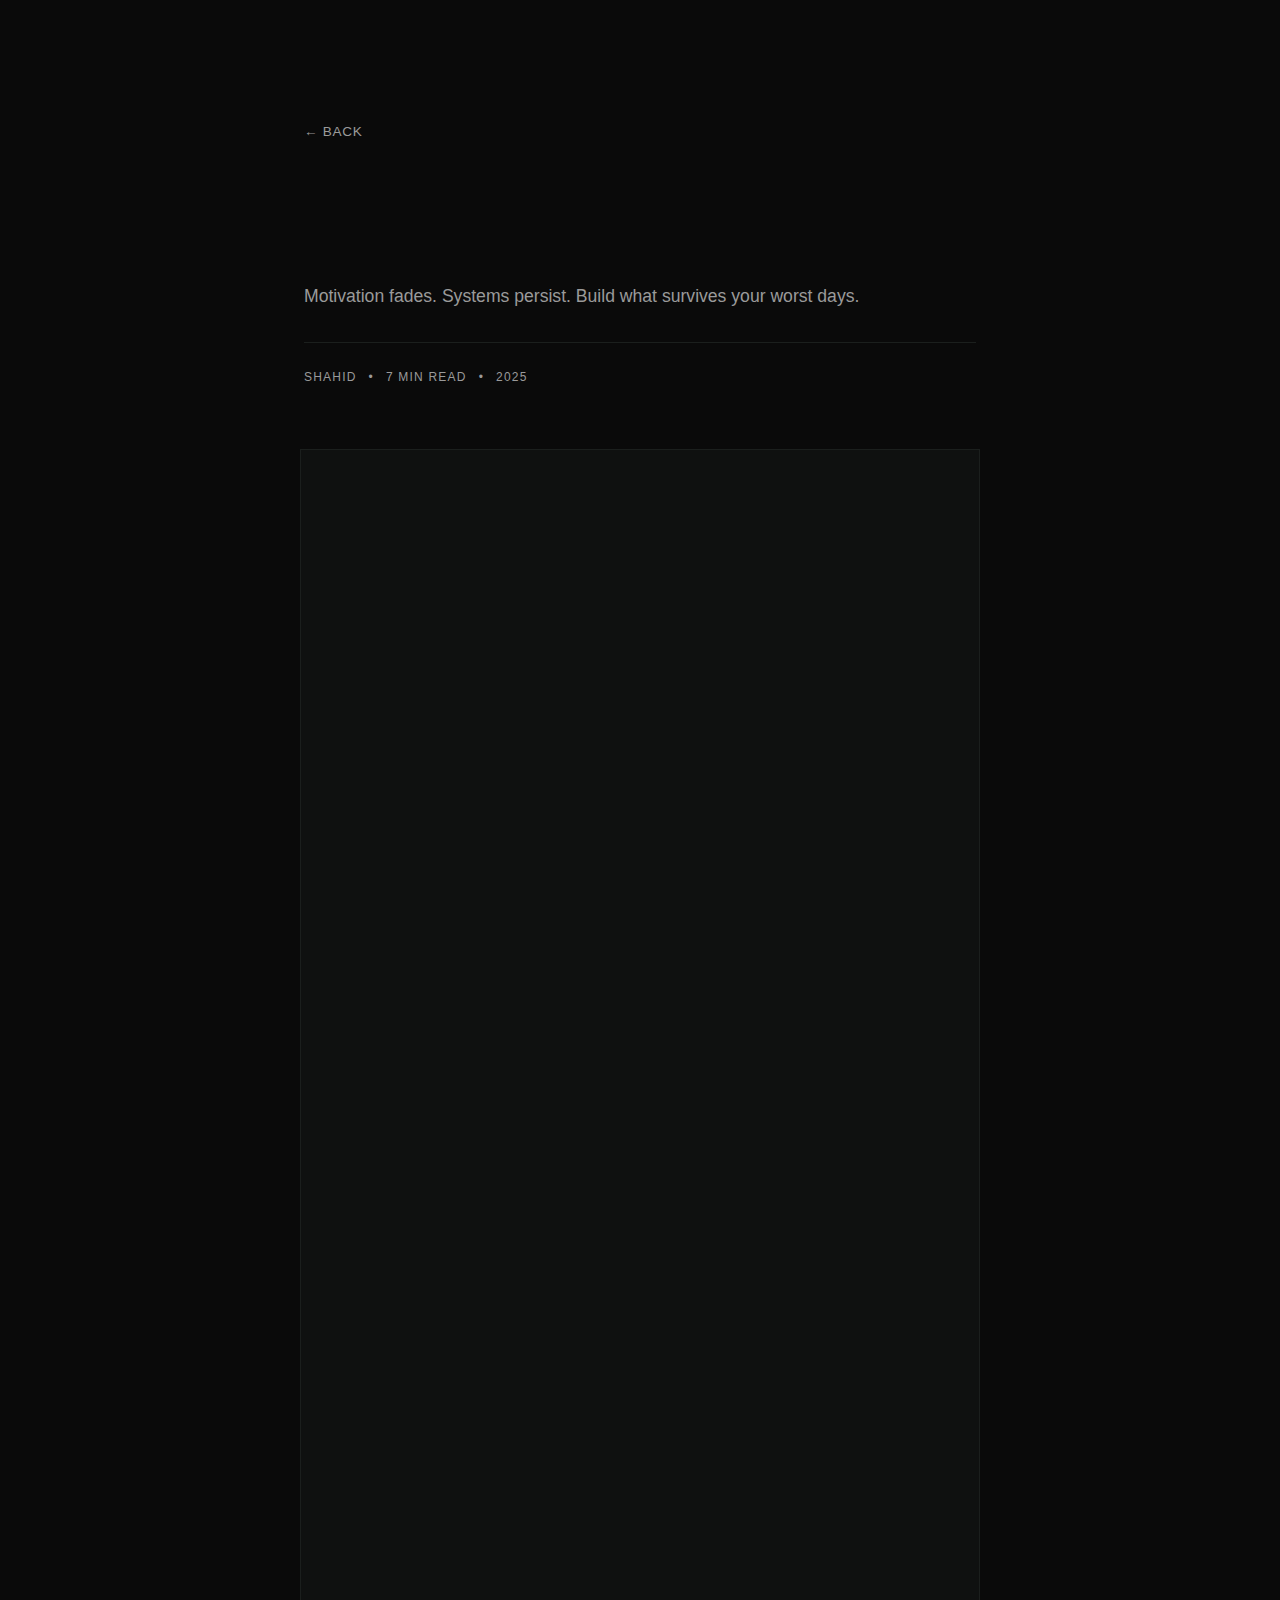
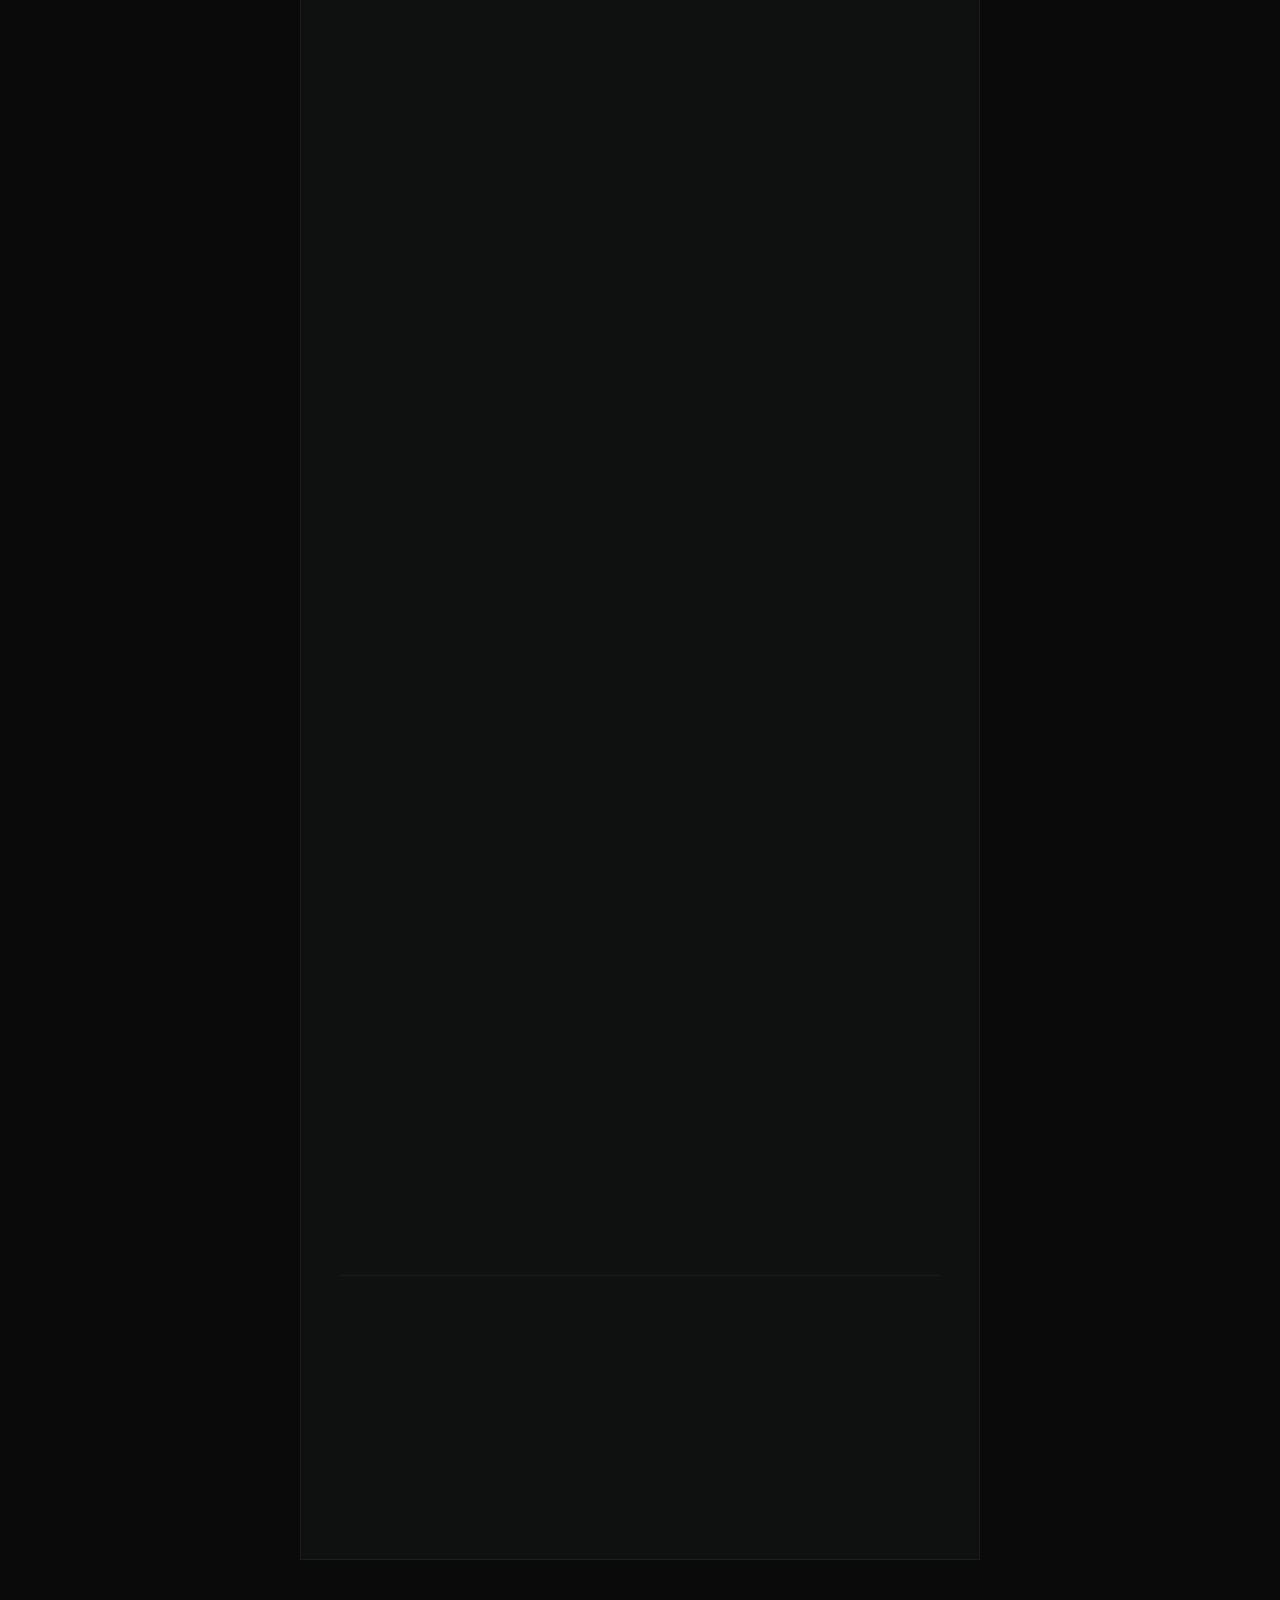
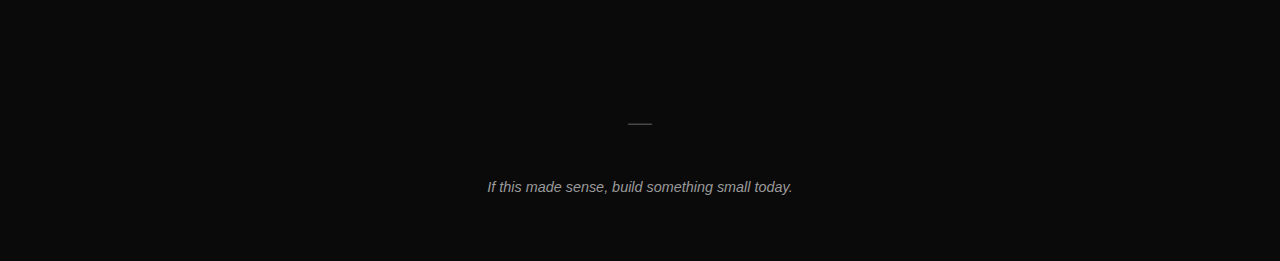
<file: articles/article-1.html>
<!DOCTYPE html>
<html lang="en">
<head>
  <meta charset="UTF-8" />
  <meta name="viewport" content="width=device-width, initial-scale=1.0" />
  <title>Systems over motivation | Shahid</title>
  <link rel="stylesheet" href="article.css" />
</head>

<body>

<header class="article-hero">
  <a href="../system.html" class="back-link">← Back</a>

  <h1 class="article-title">
    Systems over motivation.
  </h1>

  <p class="article-subtitle">
    Motivation fades. Systems persist. Build what survives your worst days.
  </p>

  <div class="article-meta">
    <span>Shahid</span>
    <span>•</span>
    <span>7 min read</span>
    <span>•</span>
    <span>2025</span>
  </div>
</header>

<main class="article-content">

  <p class="lead">
    Motivation is a spark. Systems are the engine. Most people chase the spark and wonder why they never move forward.
  </p>

  <p>
    You will not feel motivated every day. That's not a flaw in your character. That's the nature of emotion. What separates consistent progress from random bursts is whether you've built a system that works when you don't feel like it.
  </p>

  <h2>Why motivation fails</h2>

  <p>
    Motivation is a feeling, and feelings are unreliable. They respond to sleep, stress, weather, and the conversation you had yesterday. Building anything meaningful on motivation is like building a house on sand.
  </p>

  <p>
    People say "stay motivated" as if it's a choice. It's not. You can't summon motivation at will. But you can build systems that don't require it.
  </p>

  <blockquote>
    Discipline is doing what needs to be done, even when you don't want to do it.
  </blockquote>

  <p>
    The difference between amateurs and professionals isn't talent or passion. It's systems. Professionals show up whether they feel like it or not because the system makes showing up easier than not showing up.
  </p>

  <h2>What a system actually is</h2>

  <p>
    A system is a set of conditions that make the right behavior automatic. It's not willpower. It's design.
  </p>

  <p>
    Examples of systems:
  </p>

  <ul>
    <li>Setting out workout clothes the night before</li>
    <li>Writing for 30 minutes every morning before checking messages</li>
    <li>Blocking specific hours for deep work, no exceptions</li>
    <li>Having a shutdown routine that signals the end of work</li>
  </ul>

  <p>
    These aren't goals. They're processes. You don't decide each time. You just follow the system.
  </p>

  <h2>Build for your worst self</h2>

  <p>
    Most people design their lives for their best day. They assume they'll always be energized, focused, and clear-headed. Then they wonder why they fail when reality hits.
  </p>

  <p>
    Build for your worst day instead. Design systems that work when you're tired, distracted, or discouraged. If your system only works when you're motivated, you don't have a system—you have a wish.
  </p>

  <blockquote>
    The system that survives your worst day is the system that changes your life.
  </blockquote>

  <h2>Start smaller than you think</h2>

  <p>
    The mistake most people make is building systems that are too ambitious. They try to overhaul their entire life at once. Then they burn out and quit.
  </p>

  <p>
    Start with one small system. Make it so easy you can't fail. Once it's automatic, add another. Compound slowly. That's how real change happens.
  </p>

  <p>
    You don't need motivation if the system is frictionless enough.
  </p>

  <div class="article-divider"></div>

  <p class="closing">
    Build systems that don't need you to feel ready. Build systems that work when you're not at your best. That's when they matter most.
  </p>

  <div class="article-signature">
    <p>—</p>
    <p>Written by Shahid</p>
    <p>Thinking in systems. Building with discipline.</p>
  </div>

</main>

<footer class="article-footer">
  <p>
    If this made sense, build something small today.
  </p>
</footer>

<script src="article.js"></script>

</body>
</html>
</file>
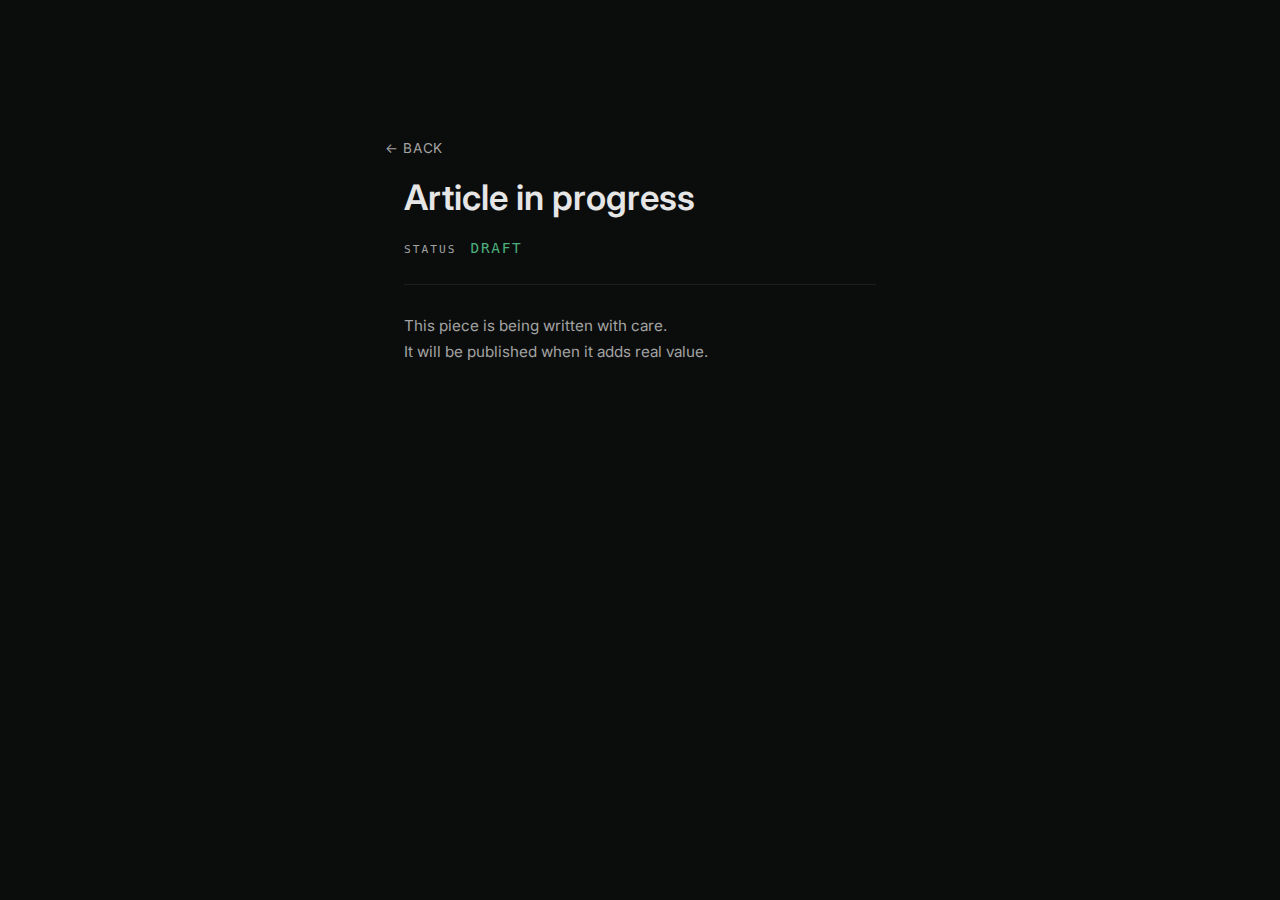
<file: articles/article-draft.html>
<!DOCTYPE html>
<html lang="en">
<head>
  <meta charset="UTF-8" />
  <title>Article — Draft</title>
  <meta name="viewport" content="width=device-width, initial-scale=1.0" />
  <link href="https://fonts.googleapis.com/css2?family=Inter:wght@400;600&display=swap" rel="stylesheet">
  <link rel="stylesheet" href="article-draft.css">
</head>
<body>

<a href="../system.html" class="back-link">← Back</a>

<main class="draft">
  <h1>Article in progress</h1>

  <p class="status">
    <span class="label">STATUS</span>
    <span class="value">DRAFT</span>
  </p>

  <div class="divider"></div>

  <p class="note">
    This piece is being written with care.<br>
    It will be published when it adds real value.
  </p>
</main>

</body>
</html>
</file>
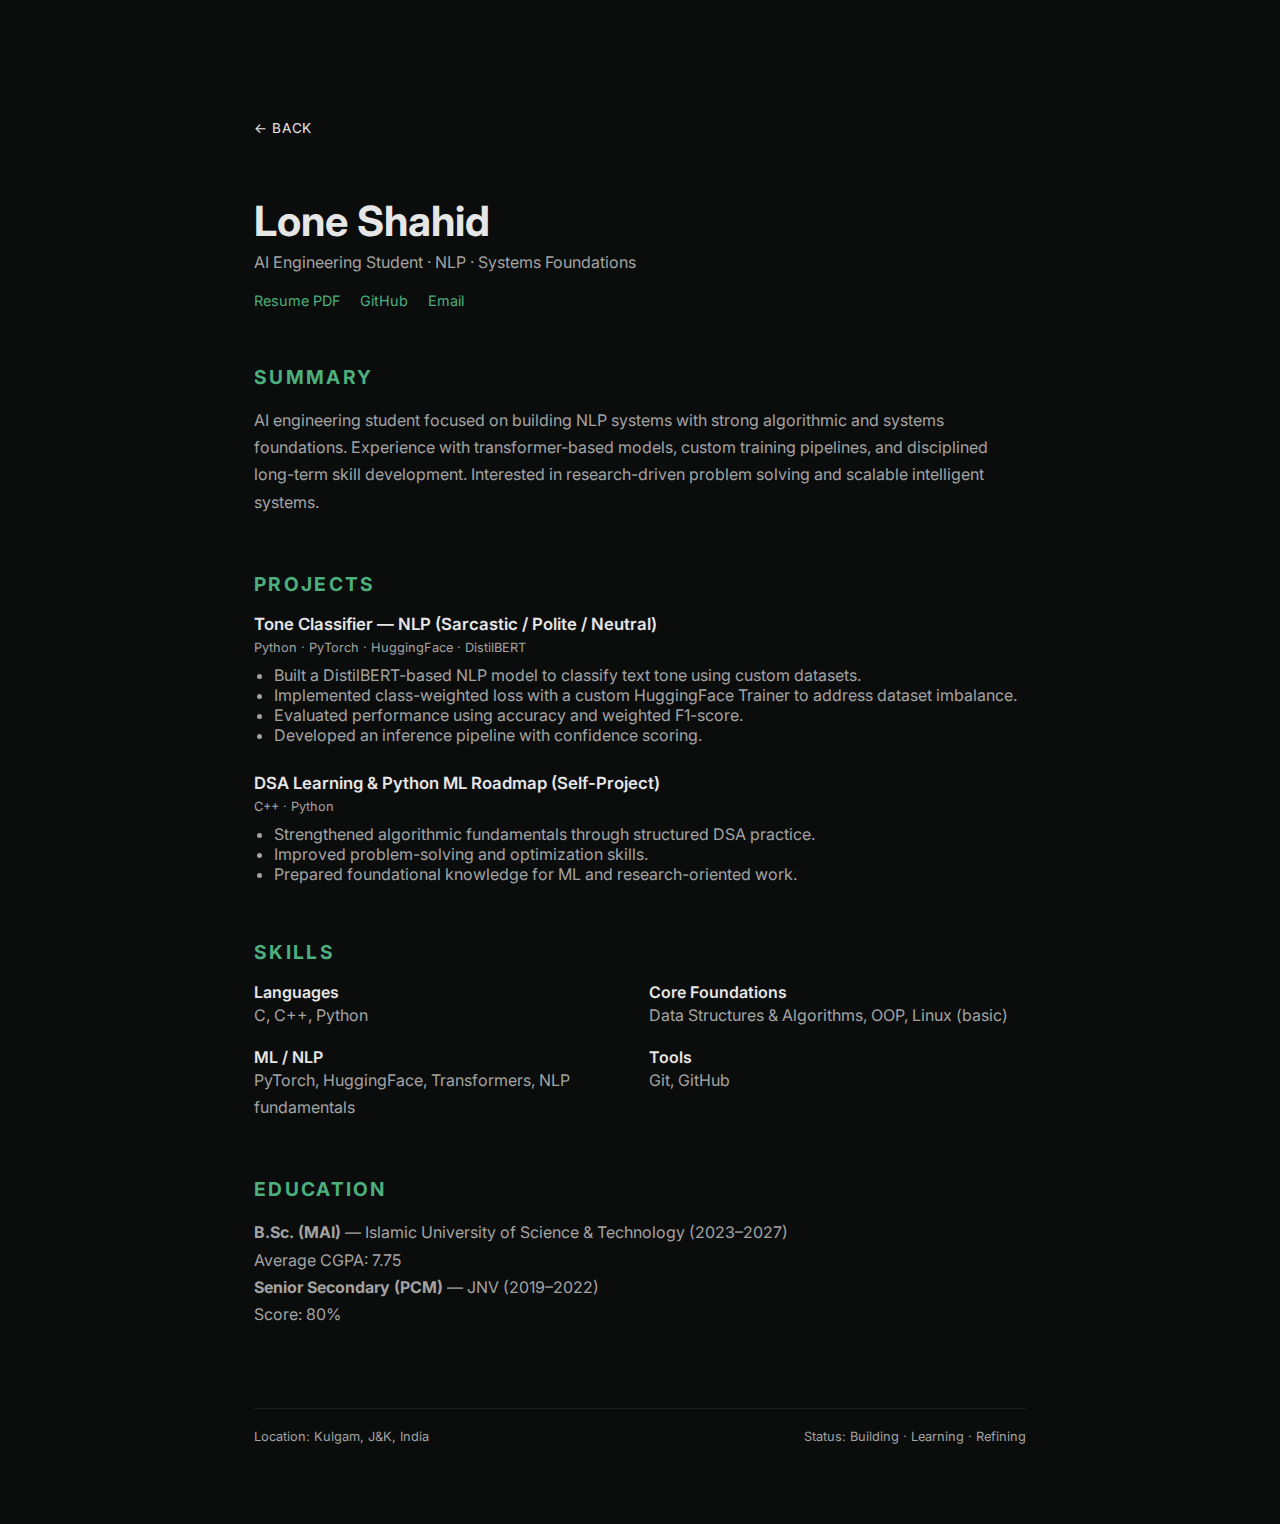
<file: resume/resume.html>
<!DOCTYPE html>
<html lang="en">
<head>
  <meta charset="UTF-8" />
  <title>Shahid Lone — Resume</title>
  <meta name="viewport" content="width=device-width, initial-scale=1.0" />
  <link href="https://fonts.googleapis.com/css2?family=Inter:wght@300;400;600;700&display=swap" rel="stylesheet">
  <link rel="stylesheet" href="resume.css">
</head>
<body>

<main class="resume">

  <!-- HEADER -->
  <header class="header">
    <a href="../index.html" class="back-link">← Back</a>
    <h1>Lone Shahid</h1>
    <p class="role">AI Engineering Student · NLP · Systems Foundations</p>

    <div class="header-links">
      <a href="pdf/resume.pdf">Resume PDF</a>
      <a href="https://github.com/ghost-hub-champ">GitHub</a>
      <a href="mailto:shahid180505@gmail.com">Email</a>
    </div>
  </header>

  <!-- SUMMARY -->
  <section class="block">
    <h2>Summary</h2>
    <p>
      AI engineering student focused on building NLP systems with strong algorithmic
      and systems foundations. Experience with transformer-based models, custom
      training pipelines, and disciplined long-term skill development. Interested
      in research-driven problem solving and scalable intelligent systems.
    </p>
  </section>

  <!-- PROJECTS -->
  <section class="block">
    <h2>Projects</h2>

    <div class="project">
      <h3>Tone Classifier — NLP (Sarcastic / Polite / Neutral)</h3>
      <span class="meta">Python · PyTorch · HuggingFace · DistilBERT</span>
      <ul>
        <li>Built a DistilBERT-based NLP model to classify text tone using custom datasets.</li>
        <li>Implemented class-weighted loss with a custom HuggingFace Trainer to address dataset imbalance.</li>
        <li>Evaluated performance using accuracy and weighted F1-score.</li>
        <li>Developed an inference pipeline with confidence scoring.</li>
      </ul>
    </div>

    <div class="project">
      <h3>DSA Learning & Python ML Roadmap (Self-Project)</h3>
      <span class="meta">C++ · Python</span>
      <ul>
        <li>Strengthened algorithmic fundamentals through structured DSA practice.</li>
        <li>Improved problem-solving and optimization skills.</li>
        <li>Prepared foundational knowledge for ML and research-oriented work.</li>
      </ul>
    </div>
  </section>

  <!-- SKILLS -->
  <section class="block">
    <h2>Skills</h2>

    <div class="skills">
      <div>
        <strong>Languages</strong>
        <p>C, C++, Python</p>
      </div>
      <div>
        <strong>Core Foundations</strong>
        <p>Data Structures & Algorithms, OOP, Linux (basic)</p>
      </div>
      <div>
        <strong>ML / NLP</strong>
        <p>PyTorch, HuggingFace, Transformers, NLP fundamentals</p>
      </div>
      <div>
        <strong>Tools</strong>
        <p>Git, GitHub</p>
      </div>
    </div>
  </section>

  <!-- EDUCATION -->
  <section class="block">
    <h2>Education</h2>
    <p>
      <strong>B.Sc. (MAI)</strong> — Islamic University of Science & Technology (2023–2027)<br>
      Average CGPA: 7.75
    </p>
    <p>
      <strong>Senior Secondary (PCM)</strong> — JNV (2019–2022)<br>
      Score: 80%
    </p>
  </section>

  <!-- FOOTER -->
  <footer class="footer">
    <span>Location: Kulgam, J&K, India</span>
    <span>Status: Building · Learning · Refining</span>
  </footer>

</main>

</body>
</html>
</file>
<file: index.css>
/* ═══════════════════════════════════════
   SHAHID LONE — style.css
   ═══════════════════════════════════════ */

/* ─── TOKENS ─── */
:root {
  --black:  #000;
  --off:    #f0ebe2;
  --off-2:  #a89f94;
  --off-3:  #3e3830;
  --off-4:  #1a1612;
  --border: rgba(240,235,226,0.08);
  --serif:  'Playfair Display', Georgia, serif;
  --sans:   'Geist', system-ui, sans-serif;
  --mono:   'Geist Mono', monospace;
}

/* ─── RESET ─── */
*, *::before, *::after { margin:0; padding:0; box-sizing:border-box }
html { scroll-behavior:smooth }
body {
  background:var(--black); color:var(--off);
  font-family:var(--sans); font-size:14px;
  line-height:1.5; cursor:none;
}
body.loading { overflow:hidden }
@media (max-width:600px) { body { cursor:auto } }
a { color:inherit; text-decoration:none }

/* ─── LOADER ─── */
#loader {
  position:fixed; inset:0; background:var(--black); z-index:10000;
  display:flex; flex-direction:column; align-items:center; justify-content:center;
  gap:16px;
  transition:opacity .9s cubic-bezier(.16,1,.3,1);
}
#loader.fade-out { opacity:0; pointer-events:none }

.loader-name {
  font-family:var(--serif); font-size:clamp(1.8rem,5vw,3rem);
  font-style:italic; color:var(--off);
  opacity:0; transform:translateY(12px);
  animation:ld-in .8s cubic-bezier(.16,1,.3,1) .1s forwards;
}
.loader-sub {
  font-family:var(--mono); font-size:10px; letter-spacing:.28em;
  text-transform:uppercase; color:var(--off-3);
  opacity:0; transform:translateY(8px);
  animation:ld-in .8s cubic-bezier(.16,1,.3,1) .3s forwards;
}
.loader-bar-wrap {
  width:120px; height:1px; background:var(--off-3);
  position:relative; overflow:hidden;
  opacity:0; animation:ld-in .6s ease .5s forwards;
}
.loader-bar {
  position:absolute; inset:0 100% 0 0;
  background:var(--off);
  animation:ld-bar .9s cubic-bezier(.16,1,.3,1) .5s forwards;
}

@keyframes ld-in  { to { opacity:1; transform:none } }
@keyframes ld-bar { to { right:0 } }

@media (prefers-reduced-motion:reduce) {
  .loader-name, .loader-sub, .loader-bar-wrap { animation:none; opacity:1; transform:none }
  .loader-bar { animation:none; right:0 }
}

/* ─── CURSOR ─── */
#c-dot {
  position:fixed; z-index:9999;
  width:6px; height:6px; background:var(--off);
  border-radius:50%; pointer-events:none;
  transform:translate(-50%,-50%);
  transition:width .18s, height .18s;
  mix-blend-mode:difference;
}
#c-ring {
  position:fixed; z-index:9998;
  width:30px; height:30px;
  border:1px solid var(--off); border-radius:50%;
  pointer-events:none; transform:translate(-50%,-50%);
  transition:width .32s, height .32s;
  mix-blend-mode:difference;
}
@media (max-width:600px) { #c-dot, #c-ring { display:none } }

/* ─── SCROLL PROGRESS ─── */
#prog {
  position:fixed; top:0; left:0;
  height:1px; width:0%;
  background:var(--off); opacity:.35; z-index:9997;
  transition:width .08s linear;
}

/* ─── MARQUEE ─── */
.marquee-wrap {
  border-top:1px solid var(--border);
  border-bottom:1px solid var(--border);
  overflow:hidden; padding:14px 0;
  white-space:nowrap; user-select:none;
}
.marquee-track {
  display:inline-flex;
  animation:marquee 22s linear infinite;
}
.marquee-track:hover { animation-play-state:paused }
.marquee-item {
  font-family:var(--mono); font-size:10px;
  letter-spacing:.22em; text-transform:uppercase;
  color:var(--off-3); padding:0 32px;
}
.marquee-item span { color:var(--off-2); margin-left:8px }

@keyframes marquee { from { transform:translateX(0) } to { transform:translateX(-50%) } }
@media (prefers-reduced-motion:reduce) { .marquee-track { animation:none } }

/* ─── ANIMATIONS ─── */
.cr { overflow:hidden; display:block }
.cr > * {
  display:block; transform:translateY(108%);
  transition:transform 1.1s cubic-bezier(0.16,1,0.3,1);
  transition-delay:var(--sd,0s);
}
.cr.in > * { transform:translateY(0) }

.fu {
  opacity:0; transform:translateY(20px);
  transition:opacity .9s ease, transform .9s cubic-bezier(0.16,1,0.3,1);
  transition-delay:var(--sd,0s);
}
.fu.in { opacity:1; transform:translateY(0) }

.sec-reveal {
  opacity:0; transform:translateY(24px);
  transition:opacity .8s ease, transform .8s cubic-bezier(0.16,1,0.3,1);
}
.sec-reveal.in { opacity:1; transform:translateY(0) }

/* ─── NAV ─── */
nav {
  position:fixed; top:0; left:0; right:0; height:52px;
  display:flex; align-items:center; justify-content:space-between;
  padding:0 5vw;
  border-bottom:1px solid var(--border);
  background:rgba(0,0,0,.92); backdrop-filter:blur(24px);
  z-index:500;
  transition:transform .3s cubic-bezier(.16,1,.3,1);
}
nav.nav-hidden { transform:translateY(-110%) }

.n-mark {
  font-family:var(--mono); font-size:11px;
  letter-spacing:.2em; text-transform:uppercase; color:var(--off);
}
.n-links { display:flex; gap:28px; align-items:center; position:relative }
.n-indicator {
  position:absolute; bottom:-1px; height:1px; background:var(--off);
  transition:left .35s cubic-bezier(.16,1,.3,1), width .35s cubic-bezier(.16,1,.3,1);
  pointer-events:none;
}
.n-links a {
  font-family:var(--mono); font-size:10px;
  letter-spacing:.12em; text-transform:uppercase;
  color:var(--off-3); transition:color .2s;
}
.n-links a.active { color:var(--off) }
.n-links a:hover  { color:var(--off) }
.n-tag {
  font-family:var(--mono); font-size:10px;
  letter-spacing:.14em; text-transform:uppercase;
  color:var(--off-3); padding-left:22px; border-left:1px solid var(--border);
}
@media (max-width:700px) { .n-tag { display:none } }

/* ─── HERO ─── */
#hero {
  min-height:100svh; padding:52px 5vw 0;
  display:grid; grid-template-rows:1fr auto;
  position:relative; overflow:hidden;
}
.hero-ghost {
  position:absolute; right:-1vw; bottom:-6vh;
  font-family:var(--mono); font-size:clamp(200px,36vw,500px);
  font-weight:300; line-height:1; color:transparent;
  -webkit-text-stroke:1px rgba(240,235,226,.05);
  pointer-events:none; user-select:none; letter-spacing:-.05em;
}
.hero-body {
  display:flex; flex-direction:column; justify-content:flex-end;
  padding-bottom:56px; padding-top:48px;
  position:relative; z-index:1;
}
@media (max-width:600px) {
  .hero-body { justify-content:flex-start; padding-top:32px; padding-bottom:32px }
}

.hero-eyebrow { display:flex; align-items:center; gap:12px; margin-bottom:36px }
@media (max-width:600px) { .hero-eyebrow { margin-bottom:20px } }
.eyebrow-dash { width:22px; height:1px; background:var(--off-3) }
.eyebrow-text {
  font-family:var(--mono); font-size:10px;
  letter-spacing:.24em; text-transform:uppercase; color:var(--off-3);
}

.hero-name {
  font-family:var(--serif); font-size:clamp(3.2rem,13vw,13rem);
  font-weight:400; line-height:.87; letter-spacing:-.025em;
  color:var(--off); margin-bottom:-6px;
}
.hero-name-it {
  font-family:var(--serif); font-size:clamp(3.2rem,13vw,13rem);
  font-weight:400; font-style:italic; line-height:.87;
  letter-spacing:-.025em; color:var(--off-2);
  margin-left:6vw; margin-bottom:28px;
}
@media (max-width:600px) { .hero-name-it { margin-left:2vw } }

.hero-desc {
  font-size:14px; font-weight:300; color:var(--off-2);
  line-height:1.85; max-width:520px; margin-bottom:52px;
}
.hero-desc strong { color:var(--off); font-weight:500 }
.hero-cta { display:flex; gap:12px; align-items:center }

/* ─── BUTTONS ─── */
.mag-btn { position:relative; display:inline-block; cursor:none; overflow:hidden }
.mag-btn-inner {
  display:block; font-family:var(--mono); font-size:11px;
  letter-spacing:.14em; text-transform:uppercase; padding:14px 30px;
  transition:transform .25s ease, color .25s ease;
  position:relative; z-index:1;
}
.mag-btn:active .mag-btn-inner { transform:scale(.96) !important }

.btn-solid .mag-btn-inner { background:var(--off); color:var(--black) }
.btn-solid::before {
  content:''; position:absolute; inset:0;
  background:var(--off-3); transform:scaleX(0); transform-origin:left;
  transition:transform .4s cubic-bezier(.16,1,.3,1);
}
.btn-solid:hover::before { transform:scaleX(1) }
.btn-solid:hover .mag-btn-inner { color:var(--off) }

.btn-outline .mag-btn-inner {
  background:transparent; color:var(--off-2);
  border:1px solid var(--border);
}
.btn-outline::before {
  content:''; position:absolute; inset:0;
  background:var(--off); transform:scaleX(0); transform-origin:left;
  transition:transform .4s cubic-bezier(.16,1,.3,1);
}
.btn-outline:hover::before { transform:scaleX(1) }
.btn-outline:hover .mag-btn-inner { color:var(--black) }

/* ─── HERO STRIP ─── */
.hero-strip {
  border-top:1px solid var(--border); padding:20px 0;
  display:grid; grid-template-columns:repeat(4,1fr);
  position:relative; z-index:1;
}
.hs-cell { padding-right:32px; border-right:1px solid var(--border) }
.hs-cell:first-child { padding-left:0 }
.hs-cell:last-child  { border-right:none; padding-right:0; padding-left:32px }
.hs-label {
  font-family:var(--mono); font-size:9px;
  letter-spacing:.2em; text-transform:uppercase;
  color:var(--off-3); margin-bottom:5px;
}
.hs-val { font-family:var(--sans); font-size:13px; font-weight:500; color:var(--off) }
.hs-val.live::before {
  content:''; display:inline-block;
  width:5px; height:5px; background:#4ecb7a;
  border-radius:50%; margin-right:7px; vertical-align:middle;
  animation:blink 2.5s ease-in-out infinite;
}
@keyframes blink { 0%,100%{opacity:1} 50%{opacity:.25} }

/* ─── WEBGL GRAIN ─── */
#grain-canvas {
  position:fixed; inset:0; pointer-events:none;
  z-index:7000; opacity:.5; mix-blend-mode:screen;
}

/* ─── REDUCED MOTION ─── */
@media (prefers-reduced-motion:reduce) {
  *, *::before, *::after { animation:none !important; transition:none !important }
}

/* ─── SECTIONS ─── */
.sec { padding:120px 5vw; border-top:1px solid var(--border) }
.sec-head { display:flex; justify-content:space-between; align-items:baseline; margin-bottom:60px }
.sec-title {
  font-family:var(--mono); font-size:10px;
  letter-spacing:.26em; text-transform:uppercase; color:var(--off-3);
}
.sec-meta {
  font-family:var(--mono); font-size:10px;
  letter-spacing:.12em; color:var(--off-3);
}

/* ─── PROJECTS ─── */
.proj-list { border-top:1px solid var(--border) }
.proj-wrap { position:relative }

.proj-row {
  display:grid;
  grid-template-columns:52px 1fr 240px 100px 44px;
  align-items:center; gap:28px; padding:26px 0;
  border-bottom:1px solid var(--border);
  border-left:2px solid transparent;
  cursor:none; position:relative; overflow:hidden;
  transition:padding-left .45s cubic-bezier(.16,1,.3,1), border-left-color .3s;
  text-decoration:none; color:inherit;
}
.proj-row::before {
  content:''; position:absolute; inset:0;
  background:var(--off); transform:scaleX(0); transform-origin:left;
  transition:transform .5s cubic-bezier(.16,1,.3,1);
}
.proj-row:hover::before { transform:scaleX(1) }
.proj-row:hover { padding-left:18px }
.proj-row > * { position:relative; z-index:1 }
.proj-row:hover .p-idx,
.proj-row:hover .p-name,
.proj-row:hover .p-about,
.proj-row:hover .p-status { color:var(--black) !important }
.proj-row.detail-open { border-left-color:var(--off-2) }

.proj-expand {
  background:none; border:1px solid var(--border); color:var(--off-3);
  font-family:var(--mono); font-size:16px; line-height:1;
  width:32px; height:32px; display:flex; align-items:center; justify-content:center;
  cursor:none; position:relative; z-index:2; flex-shrink:0;
  transition:border-color .2s, color .2s, transform .35s cubic-bezier(.16,1,.3,1);
}
.proj-row:hover .proj-expand { border-color:rgba(0,0,0,.3); color:var(--black) }
.proj-expand.open { transform:rotate(45deg) }
.proj-expand:focus-visible { outline:1px solid var(--off); outline-offset:3px }

.proj-detail {
  max-height:0; overflow:hidden;
  transition:max-height .55s cubic-bezier(.16,1,.3,1);
  border-bottom:1px solid var(--border); background:#050505;
}
.proj-detail.open { max-height:180px }
.proj-detail-inner {
  padding:28px 84px;
  display:grid; grid-template-columns:1fr 1fr 1fr; gap:32px;
}
.pd-label {
  font-family:var(--mono); font-size:9px;
  letter-spacing:.2em; text-transform:uppercase;
  color:var(--off-3); margin-bottom:6px;
}
.pd-val { font-family:var(--sans); font-size:13px; font-weight:300; color:var(--off-2); line-height:1.7 }

.p-idx   { font-family:var(--mono); font-size:10px; letter-spacing:.12em; color:var(--off-3); transition:color .25s }
.p-name  { font-family:var(--serif); font-size:clamp(1.5rem,2.6vw,2.4rem); font-weight:400; line-height:1; color:var(--off); transition:color .25s }
.p-about { font-family:var(--sans); font-size:12px; font-weight:300; color:var(--off-2); line-height:1.65; transition:color .25s }
.p-status {
  font-family:var(--mono); font-size:9px;
  letter-spacing:.18em; text-transform:uppercase;
  text-align:right; transition:color .25s;
}
.s-build { color:#4ecb7a }
.s-deep  { color:#d4a84b }
.s-live  { color:var(--off-2) }

#proj-preview {
  position:fixed; width:260px; aspect-ratio:16/10;
  pointer-events:none; z-index:600;
  opacity:0; transform:scale(.92) rotate(-1.5deg);
  transition:opacity .3s ease, transform .35s cubic-bezier(.16,1,.3,1);
  border:1px solid var(--border); overflow:hidden; border-radius:2px; background:#1a1a1a;
}
#proj-preview.show { opacity:1; transform:scale(1) rotate(0deg) }
#proj-preview img { width:100%; height:100%; object-fit:cover; filter:grayscale(20%) }
#proj-preview .pp-label {
  position:absolute; bottom:10px; left:12px;
  font-family:var(--mono); font-size:9px;
  letter-spacing:.18em; text-transform:uppercase;
  color:rgba(240,235,226,.7); text-shadow:0 1px 2px rgba(0,0,0,.5);
}

/* ─── VENTURES ─── */
#ventures {
  border-top:1px solid var(--border);
  display:grid; grid-template-columns:repeat(3,1fr); padding:0 5vw;
}
.vc { padding:80px 60px 80px 0; border-right:1px solid var(--border) }
.vc:first-child { padding-left:0 }
.vc:last-child  { border-right:none; padding-left:60px; padding-right:0 }
.vc-num   { font-family:var(--serif); font-size:clamp(3rem,5.5vw,5rem); font-weight:400; font-style:italic; color:var(--off); line-height:1; margin-bottom:14px }
.vc-label { font-family:var(--mono); font-size:10px; letter-spacing:.22em; text-transform:uppercase; color:var(--off-3); margin-bottom:8px }
.vc-desc  { font-family:var(--sans); font-size:12px; font-weight:300; color:var(--off-2); line-height:1.75; max-width:260px }

/* ─── MANIFESTO ─── */
#manifesto {
  padding:120px 5vw; border-top:1px solid var(--border);
  display:grid; grid-template-columns:1fr 1fr; gap:80px; align-items:start;
}
.mf-label { font-family:var(--mono); font-size:10px; letter-spacing:.26em; text-transform:uppercase; color:var(--off-3); margin-bottom:60px }
.mf-line  { font-family:var(--serif); font-size:clamp(1.6rem,3.2vw,3rem); font-weight:400; line-height:1.1; color:var(--off); margin-bottom:.15em }
.mf-line em { font-style:italic; color:var(--off-2) }
.mf-right { padding-top:60px }
.mf-para  { font-family:var(--sans); font-size:13px; font-weight:300; color:var(--off-2); line-height:2; max-width:420px; margin-bottom:1.6em }
.mf-para strong { color:var(--off); font-weight:500 }

.mf-stats {
  display:grid; grid-template-columns:repeat(3,1fr);
  gap:1px; background:var(--border);
  border:1px solid var(--border); margin-top:48px;
}
.mf-stat       { background:var(--black); padding:28px 24px; transition:background .3s }
.mf-stat:hover { background:#080808 }
.mf-stat-num   { font-family:var(--serif); font-size:clamp(1.8rem,3vw,2.8rem); font-weight:400; font-style:italic; color:var(--off); line-height:1; margin-bottom:8px }
.mf-stat-label { font-family:var(--mono); font-size:9px; letter-spacing:.2em; text-transform:uppercase; color:var(--off-3) }

/* ─── STACK ─── */
.stack-grid {
  display:grid; grid-template-columns:repeat(3,1fr);
  gap:1px; background:var(--border); border:1px solid var(--border);
}
.sk {
  background:var(--black); padding:48px 36px; cursor:none;
  position:relative; overflow:hidden; transition:background .3s;
}
.sk::after {
  content:''; position:absolute; bottom:0; left:0; right:0;
  height:1px; background:var(--off);
  transform:scaleX(0); transform-origin:left;
  transition:transform .5s cubic-bezier(.16,1,.3,1);
}
.sk:hover       { background:#080808 }
.sk:hover::after { transform:scaleX(1) }
.sk-layer  { font-family:var(--mono); font-size:9px; letter-spacing:.22em; text-transform:uppercase; color:var(--off-3); margin-bottom:16px }
.sk-name   { font-family:var(--serif); font-size:1.85rem; font-weight:400; color:var(--off); line-height:1.1; margin-bottom:8px }
.sk-detail { font-family:var(--mono); font-size:10px; letter-spacing:.06em; color:var(--off-3); line-height:1.8; margin-bottom:6px }
.sk-about  { font-family:var(--sans); font-size:12px; font-weight:300; color:var(--off-2); line-height:1.7 }

/* ─── MOMENTS ─── */
.mgrid { display:grid; grid-template-columns:repeat(12,1fr); gap:3px }
.mo { overflow:hidden; background:#080808; position:relative; cursor:none }
.mo img {
  width:110%; height:110%; object-fit:cover; display:block; margin:-5%;
  filter:grayscale(30%) contrast(1.08) brightness(.85);
  transition:filter .5s;
  transform:translate(var(--tx,0px),var(--ty,0px)) skewY(var(--sk,0deg)) scaleY(var(--sy,1));
}
.mo:hover img { filter:grayscale(0%) contrast(1.05) brightness(.95) }
.mo::after {
  content:attr(data-cap); position:absolute; bottom:12px; left:14px;
  font-family:var(--mono); font-size:9px; letter-spacing:.2em; text-transform:uppercase;
  color:rgba(240,235,226,.65); opacity:0; transform:translateY(5px);
  transition:opacity .3s, transform .3s; pointer-events:none;
}
.mo:hover::after { opacity:1; transform:translateY(0) }

.mo:nth-child(1) { grid-column:span 7; aspect-ratio:16/10 }
.mo:nth-child(2) { grid-column:span 5; aspect-ratio:4/3 }
.mo:nth-child(3) { grid-column:span 4; aspect-ratio:4/5 }
.mo:nth-child(4) { grid-column:span 4; aspect-ratio:4/5 }
.mo:nth-child(5) { grid-column:span 4; aspect-ratio:4/5 }
.mo:nth-child(6) { grid-column:span 5; aspect-ratio:16/9 }
.mo:nth-child(7) { grid-column:span 7; aspect-ratio:16/9 }

.mo-ph {
  width:100%; height:100%; min-height:180px; background:#080808;
  display:flex; align-items:flex-end; padding:14px;
  animation:ph-pulse 2.8s ease-in-out infinite;
}
@keyframes ph-pulse { 0%,100%{background:#080808} 50%{background:#0e0e0e} }
@media (prefers-reduced-motion:reduce) { .mo-ph { animation:none } }
.mo-ph span { font-family:var(--mono); font-size:9px; letter-spacing:.18em; text-transform:uppercase; color:#1e1e1e }

@media (hover:none) {
  .mag-btn-inner { transform:none !important }
  .proj-row::before, .c-row::before, .c-email-row::before,
  .btn-outline::before, .btn-solid::before { transition:none }
}

/* ─── CONTACT ─── */
.contact-grid { display:grid; grid-template-columns:1fr 1fr; gap:80px; align-items:start }
.contact-big  {
  font-family:var(--serif); font-size:clamp(3rem,8vw,7.5rem);
  font-weight:400; line-height:.9; letter-spacing:-.02em;
  color:var(--off); margin-bottom:32px;
}
.contact-big em { font-style:italic; color:var(--off-2) }
.contact-note { font-family:var(--sans); font-size:13px; font-weight:300; color:var(--off-2); line-height:1.9; max-width:360px }

.c-email-row {
  display:flex; justify-content:space-between; align-items:center;
  padding:22px 26px; border:1px solid var(--border); margin-bottom:2px;
  cursor:none; position:relative; overflow:hidden;
  text-decoration:none; color:inherit;
}
.c-email-row::before {
  content:''; position:absolute; inset:0; background:var(--off);
  transform:scaleX(0); transform-origin:left;
  transition:transform .4s cubic-bezier(.16,1,.3,1);
}
.c-email-row:hover::before { transform:scaleX(1) }
.c-email-row > * { position:relative; z-index:1 }
.c-email-row:hover .ce-label,
.c-email-row:hover .ce-val { color:var(--black) }
.ce-label {
  font-family:var(--mono); font-size:9px; letter-spacing:.22em;
  text-transform:uppercase; color:var(--off-3); margin-bottom:5px; transition:color .25s;
}
.ce-val { font-family:var(--sans); font-size:14px; font-weight:400; color:var(--off); transition:color .25s }

.c-panel { border:1px solid var(--border); overflow:hidden }
.c-row {
  display:flex; justify-content:space-between; align-items:center;
  padding:20px 26px; border-bottom:1px solid var(--border);
  cursor:none; position:relative; overflow:hidden;
  transition:padding-left .35s; text-decoration:none; color:inherit;
}
.c-row::before {
  content:''; position:absolute; inset:0; background:var(--off);
  transform:scaleX(0); transform-origin:left;
  transition:transform .4s cubic-bezier(.16,1,.3,1);
}
.c-row:hover::before { transform:scaleX(1) }
.c-row:hover { padding-left:34px }
.c-row > * { position:relative; z-index:1 }
.c-row:hover .c-name, .c-row:hover .c-handle, .c-row:hover .c-arr { color:var(--black) }
.c-row:last-child { border-bottom:none }
.c-name   { font-family:var(--sans); font-size:14px; font-weight:500; color:var(--off); transition:color .25s }
.c-handle { font-family:var(--mono); font-size:10px; letter-spacing:.1em; color:var(--off-3); transition:color .25s; margin-top:3px }
.c-arr    { font-size:14px; color:var(--off-3); transition:color .25s, transform .25s }
.c-row:hover .c-arr { transform:translate(4px,-4px) }

/* ─── FOOTER ─── */
footer {
  border-top:1px solid var(--border); padding:20px 5vw;
  display:flex; justify-content:space-between; align-items:center;
}
footer span { font-family:var(--mono); font-size:10px; letter-spacing:.14em; text-transform:uppercase; color:var(--off-3) }

/* ─── RESPONSIVE ─── */
@media (max-width:1000px) {
  .proj-row { grid-template-columns:44px 1fr auto auto; gap:20px }
  .p-about  { display:none }
  .stack-grid { grid-template-columns:1fr 1fr }
  #ventures { grid-template-columns:1fr; padding:0 5vw }
  .vc { padding:50px 0; border-right:none; border-bottom:1px solid var(--border) }
  .vc:last-child { border-bottom:none }
  .contact-grid { grid-template-columns:1fr; gap:48px }
  .proj-detail-inner { grid-template-columns:1fr 1fr; padding:24px 64px }
  #manifesto { grid-template-columns:1fr; gap:40px }
  .mf-right { padding-top:0 }
}
@media (max-width:600px) {
  .hero-strip { grid-template-columns:1fr 1fr }
  .hs-cell { border-right:none; padding:0 }
  .hero-name, .hero-name-it { font-size:3.4rem }
  .sec { padding:80px 5vw }
  #manifesto { padding:80px 5vw }
  .proj-row { grid-template-columns:1fr auto auto; gap:14px }
  .p-idx { display:none }
  .stack-grid { grid-template-columns:1fr }
  .mgrid { grid-template-columns:1fr 1fr }
  .mo { grid-column:span 1 !important; aspect-ratio:1 !important }
  .contact-big { font-size:2.8rem }
  footer { flex-direction:column; gap:6px; text-align:center }
  .proj-detail-inner { grid-template-columns:1fr; padding:20px }
  .mf-stats { grid-template-columns:1fr }
}

/* ════════════════════════════════════════════════════════
   MOBILE NAV — HAMBURGER + OVERLAY
   ════════════════════════════════════════════════════════ */

/* Hamburger button — hidden on desktop */
#nav-toggle {
  display: none;
  flex-direction: column;
  justify-content: center;
  gap: 5px;
  width: 36px;
  height: 36px;
  background: none;
  border: none;
  cursor: pointer;
  padding: 4px;
  z-index: 1200;
  position: relative;
}
#nav-toggle span {
  display: block;
  width: 100%;
  height: 1px;
  background: var(--off);
  transition: transform .4s cubic-bezier(.16,1,.3,1), opacity .3s ease, width .3s ease;
  transform-origin: center;
}
/* Animated into X when open */
#nav-toggle.open span:nth-child(1) { transform: translateY(6px) rotate(45deg) }
#nav-toggle.open span:nth-child(2) { opacity: 0; width: 0 }
#nav-toggle.open span:nth-child(3) { transform: translateY(-6px) rotate(-45deg) }

/* Mobile nav overlay — full screen, slides in from top */
#mobile-nav {
  position: fixed;
  inset: 0;
  background: var(--black);
  z-index: 1100;
  display: flex;
  flex-direction: column;
  justify-content: center;
  padding: 0 8vw;
  transform: translateY(-100%);
  transition: transform .65s cubic-bezier(.16,1,.3,1);
  pointer-events: none;
}
#mobile-nav.open {
  transform: translateY(0);
  pointer-events: all;
}
/* Grain overlay on mobile nav */
#mobile-nav::before {
  content: '';
  position: absolute;
  inset: 0;
  background-image: url("data:image/svg+xml,%3Csvg viewBox='0 0 200 200' xmlns='http://www.w3.org/2000/svg'%3E%3Cfilter id='n'%3E%3CfeTurbulence type='fractalNoise' baseFrequency='0.9' numOctaves='4'/%3E%3C/filter%3E%3Crect width='100%25' height='100%25' filter='url(%23n)' opacity='0.04'/%3E%3C/svg%3E");
  background-size: 200px;
  pointer-events: none;
  opacity: .6;
}

.mobile-nav-links {
  display: flex;
  flex-direction: column;
  gap: 0;
}
.mobile-nav-link {
  font-family: var(--serif);
  font-size: clamp(2.4rem, 10vw, 4.5rem);
  font-weight: 400;
  color: var(--off-3);
  text-decoration: none;
  line-height: 1;
  padding: 14px 0;
  border-bottom: 1px solid var(--border);
  display: flex;
  justify-content: space-between;
  align-items: baseline;
  transition: color .3s ease;
  position: relative;
  z-index: 1;
  /* stagger via --sd */
  opacity: 0;
  transform: translateY(20px);
  transition: color .3s ease, opacity .5s ease, transform .5s cubic-bezier(.16,1,.3,1);
  transition-delay: var(--sd, 0s);
}
#mobile-nav.open .mobile-nav-link {
  opacity: 1;
  transform: translateY(0);
}
.mobile-nav-link:first-child { border-top: 1px solid var(--border) }
.mobile-nav-link:hover { color: var(--off) }
.mobile-nav-link em {
  font-style: italic;
  color: var(--off-3);
  font-size: .55em;
  letter-spacing: .1em;
  transition: color .3s ease;
}
.mobile-nav-link:hover em { color: var(--off-2) }

.mobile-nav-footer {
  margin-top: 40px;
  display: flex;
  gap: 20px;
  position: relative;
  z-index: 1;
  opacity: 0;
  transform: translateY(10px);
  transition: opacity .5s ease .5s, transform .5s cubic-bezier(.16,1,.3,1) .5s;
}
#mobile-nav.open .mobile-nav-footer {
  opacity: 1;
  transform: translateY(0);
}
.mobile-nav-footer a {
  font-family: var(--mono);
  font-size: 9px;
  letter-spacing: .22em;
  text-transform: uppercase;
  color: var(--off-3);
  transition: color .25s;
}
.mobile-nav-footer a:hover { color: var(--off) }

/* Lock scroll when mobile nav is open */
body.nav-open { overflow: hidden }

/* ════════════════════════════════════════════════════════
   MOBILE RESPONSIVE OVERRIDES  (≤ 768px)
   ════════════════════════════════════════════════════════ */
@media (max-width: 768px) {

  /* ── NAV ── */
  nav { padding: 0 5vw }
  .n-links  { display: none }   /* hide desktop link bar */
  .n-tag    { display: none }
  #nav-toggle { display: flex } /* show hamburger */

  /* ── HERO ── */
  #hero { padding: 52px 5vw 0; min-height: 100svh }
  .hero-body { padding-top: 24px; padding-bottom: 40px; justify-content: flex-start }
  .hero-eyebrow { margin-bottom: 24px }
  .hero-name    { font-size: clamp(3rem, 14vw, 5rem) }
  .hero-name-it { font-size: clamp(3rem, 14vw, 5rem); margin-left: 3vw; margin-bottom: 24px }
  .hero-desc    { font-size: 13px; line-height: 1.75; margin-bottom: 36px }
  .hero-cta     { flex-direction: column; align-items: flex-start; gap: 10px }
  .mag-btn-inner { padding: 14px 24px }

  .hero-strip {
    grid-template-columns: 1fr 1fr;
    gap: 16px;
    padding: 16px 0;
  }
  .hs-cell {
    padding: 0;
    border-right: none;
    border-bottom: 1px solid var(--border);
    padding-bottom: 14px;
  }
  .hs-cell:nth-child(3),
  .hs-cell:nth-child(4) { border-bottom: none; padding-top: 14px; padding-bottom: 0 }
  .hs-cell:last-child   { text-align: left; padding-left: 0 }

  /* ── MARQUEE ── */
  .marquee-item { padding: 0 20px; font-size: 9px }

  /* ── SECTIONS ── */
  .sec { padding: 64px 5vw }
  .sec-head { margin-bottom: 36px }

  /* ── PROJECTS ── */
  .proj-row {
    grid-template-columns: 1fr auto;
    gap: 12px;
    padding: 20px 0;
  }
  .p-idx    { display: none }
  .p-name   { font-size: 1.3rem }
  .p-about  { display: none }
  .p-status { font-size: 8px; text-align: right }
  .proj-expand { width: 28px; height: 28px; font-size: 14px }
  .proj-detail.open { max-height: 260px }
  .proj-detail-inner {
    grid-template-columns: 1fr;
    padding: 20px 5vw;
    gap: 20px;
  }

  /* ── VENTURES ── */
  #ventures {
    grid-template-columns: 1fr;
    padding: 0 5vw;
  }
  .vc {
    padding: 40px 0;
    border-right: none;
    border-bottom: 1px solid var(--border);
  }
  .vc:last-child { border-bottom: none }
  .vc-num   { font-size: 3rem }
  .vc-desc  { max-width: 100% }

  /* ── MANIFESTO ── */
  #manifesto {
    padding: 64px 5vw;
    grid-template-columns: 1fr;
    gap: 40px;
  }
  .mf-label { margin-bottom: 32px }
  .mf-line  { font-size: clamp(1.4rem, 6vw, 2rem) }
  .mf-right { padding-top: 0 }
  .mf-para  { font-size: 13px; max-width: 100% }
  .mf-stats { grid-template-columns: 1fr 1fr }
  .mf-stat  { padding: 20px 16px }
  .mf-stat-num { font-size: 1.8rem }

  /* ── STACK ── */
  .stack-grid { grid-template-columns: 1fr }
  .sk { padding: 32px 24px }
  .sk-name { font-size: 1.5rem }

  /* ── MOMENTS ── */
  .mgrid {
    grid-template-columns: 1fr 1fr;
    gap: 2px;
  }
  .mo { grid-column: span 1 !important; aspect-ratio: 1 / 1 !important }

  /* ── CONTACT ── */
  .contact-grid { grid-template-columns: 1fr; gap: 40px }
  .contact-big  { font-size: clamp(2.4rem, 10vw, 3.5rem); margin-bottom: 20px }
  .contact-note { font-size: 13px }
  .c-email-row  { padding: 18px 20px }
  .c-row        { padding: 16px 20px }
  .ce-val       { font-size: 13px }

  /* ── FOOTER ── */
  footer { flex-direction: column; gap: 8px; text-align: center; padding: 24px 5vw }
}

/* ════════════════════════════════════════════════════════
   SMALL MOBILE  (≤ 400px)
   ════════════════════════════════════════════════════════ */
@media (max-width: 400px) {
  .hero-name, .hero-name-it { font-size: 2.6rem }
  .hero-desc { font-size: 12px }
  .mf-stats  { grid-template-columns: 1fr }
  .mobile-nav-link { font-size: 2.2rem }
  .mag-btn-inner { padding: 12px 20px; font-size: 10px }
}
</file>
<file: articles/article.css>
/* ARTICLE PAGE - QUIET FOCUS / READING ROOM */

* {
  margin: 0;
  padding: 0;
  box-sizing: border-box;
}

:root {
  --bg-main: #0a0a0a;
  --bg-paper: #0f1110;
  --text-main: #f1f1f1;
  --text-muted: #9a9a9a;
  --accent: #8bd3a7;
  --accent-soft: #7bc397;
  --border: #1b1f1d;
  --text-whisper: rgba(255, 255, 255, 0.25);
}

body {
  background: var(--bg-main);
  color: var(--text-main);
  font-family: -apple-system, BlinkMacSystemFont, 'Segoe UI', sans-serif;
  line-height: 1.8;
  overflow-x: hidden;
}

/* SCROLL REVEAL ANIMATIONS - Reading rhythm */
@keyframes fadeRise {
  from {
    opacity: 0;
    transform: translateY(8px);
  }
  to {
    opacity: 1;
    transform: translateY(0);
  }
}

@keyframes fadeIn {
  from { opacity: 0; }
  to { opacity: 1; }
}

@keyframes lineGrow {
  from {
    height: 0;
    opacity: 0;
  }
  to {
    height: 100%;
    opacity: 1;
  }
}

@keyframes dividerGlow {
  from {
    opacity: 0;
  }
  to {
    opacity: 0.4;
  }
}

/* BACK LINK - Minimal */
.back-link {
  display: inline-block;
  margin: 40px 0 60px;
  color: var(--text-muted);
  font-size: 0.85rem;
  text-decoration: none;
  letter-spacing: 0.05em;
  text-transform: uppercase;
  transition: color 0.3s ease;
}

.back-link:hover {
  color: var(--accent);
}

/* ARTICLE HERO - Centered, Spacious */
.article-hero {
  max-width: 720px;
  margin: 0 auto;
  padding: 80px 24px 60px;
}

.article-title {
  font-size: clamp(2rem, 5vw, 3rem);
  line-height: 1.2;
  margin-bottom: 20px;
  font-weight: 700;
  letter-spacing: -0.02em;
  color: var(--text-main);
  opacity: 0;
}

.article-title.revealed {
  animation: fadeRise 0.6s ease forwards;
}

.article-subtitle {
  color: var(--text-muted);
  font-size: 1.1rem;
  line-height: 1.6;
  margin-bottom: 32px;
}

.article-meta {
  font-size: 0.75rem;
  letter-spacing: 0.1em;
  text-transform: uppercase;
  color: var(--text-muted);
  display: flex;
  gap: 12px;
  padding-top: 24px;
  border-top: 1px solid var(--border);
}

/* ARTICLE CONTENT - Reading Surface */
.article-content {
  max-width: 680px;
  margin: 0 auto 80px;
  padding: 60px 40px;
  background: var(--bg-paper);
  border: 1px solid var(--border);
  border-radius: 0;
}

.article-content p {
  margin-bottom: 28px;
  color: var(--text-main);
  line-height: 1.85;
  font-size: 1.05rem;
  opacity: 0;
}

.article-content p.revealed {
  animation: fadeIn 0.5s ease forwards;
}

/* LEAD PARAGRAPH */
.article-content .lead {
  font-size: 1.35rem;
  line-height: 1.65;
  color: var(--text-main);
  margin-bottom: 48px;
  padding-bottom: 32px;
  border-bottom: 1px solid var(--border);
}

/* HEADINGS */
.article-content h2 {
  font-size: 1.6rem;
  margin: 60px 0 24px;
  color: var(--text-main);
  font-weight: 600;
  letter-spacing: -0.01em;
  line-height: 1.3;
  opacity: 0;
}

.article-content h2.revealed {
  animation: fadeRise 0.6s ease forwards;
}

/* LISTS */
.article-content ul {
  margin: 32px 0;
  list-style: none;
  padding-left: 0;
  opacity: 0;
}

.article-content ul.revealed {
  animation: fadeIn 0.5s ease forwards;
}

.article-content li {
  margin-bottom: 14px;
  color: var(--text-main);
  padding-left: 24px;
  position: relative;
  line-height: 1.7;
}

.article-content li::before {
  content: '—';
  position: absolute;
  left: 0;
  color: var(--text-muted);
}

/* BLOCKQUOTE - Minimal, Print-like */
blockquote {
  margin: 48px 0;
  padding-left: 28px;
  border-left: 2px solid transparent;
  font-size: 1.2rem;
  color: var(--text-main);
  font-style: italic;
  line-height: 1.7;
  position: relative;
  opacity: 0;
}

blockquote::before {
  content: '';
  position: absolute;
  left: 0;
  top: 0;
  width: 2px;
  height: 0;
  background: var(--accent-soft);
  opacity: 0;
}

blockquote.revealed::before {
  animation: lineGrow 0.8s ease forwards;
}

blockquote.revealed {
  animation: fadeIn 0.5s ease 0.4s forwards;
}

/* DIVIDER */
.article-divider {
  margin: 60px 0;
  height: 1px;
  background: var(--accent);
  opacity: 0;
  box-shadow: 0 0 8px rgba(139, 211, 167, 0.15);
}

.article-divider.revealed {
  animation: dividerGlow 1s ease forwards;
}

/* CLOSING STATEMENT */
.closing {
  font-size: 1.3rem;
  color: var(--text-main);
  line-height: 1.6;
  margin-top: 48px;
  padding-top: 32px;
  border-top: 1px solid var(--border);
}

/* SIGNATURE */
.article-signature {
  margin-top: 60px;
  padding-top: 40px;
  border-top: 1px solid var(--border);
  color: var(--text-muted);
  font-size: 0.95rem;
  line-height: 1.7;
}

.article-signature p:first-child {
  font-size: 1.5rem;
  margin-bottom: 20px;
  color: var(--text-muted);
}

/* FOOTER */
.article-footer {
  text-align: center;
  padding: 60px 24px;
  color: var(--text-muted);
  font-size: 0.9rem;
  font-style: italic;
}

.article-footer::before {
  content: '—';
  display: block;
  margin-bottom: 32px;
  font-size: 1.5rem;
  color: var(--text-whisper);
  font-style: normal;
}

/* NO ANIMATIONS - Heavy Scrolling Only */
html {
  scroll-behavior: auto;
}

/* IMAGES - Documentary Style */
.article-content img {
  width: 100%;
  margin: 40px 0;
  border-radius: 8px;
  filter: contrast(0.92) saturate(0.85);
  opacity: 0.95;
}

/* RESPONSIVE */
@media (max-width: 768px) {
  .article-hero {
    padding: 60px 20px 40px;
  }

  .article-content {
    padding: 40px 24px;
    border-radius: 0;
    margin: 0 20px 60px;
  }

  .article-title {
    font-size: 2rem;
  }

  .article-subtitle {
    font-size: 1rem;
  }

  .article-content .lead {
    font-size: 1.2rem;
  }

  .article-content h2 {
    font-size: 1.4rem;
    margin: 48px 0 20px;
  }

  blockquote {
    font-size: 1.1rem;
    padding-left: 20px;
  }

  .closing {
    font-size: 1.15rem;
  }
}
</file>
<file: articles/article-draft.css>
:root {
  --bg: #0b0d0c;
  --text-main: #e6e6e6;
  --text-muted: #a3a3a3;
  --accent: #4caf7d;
  --border-soft: rgba(255,255,255,0.08);
}

* {
  margin: 0;
  padding: 0;
  box-sizing: border-box;
}

body {
  background: var(--bg);
  color: var(--text-main);
  font-family: Inter, sans-serif;
  min-height: 100vh;
}

/* Back */
.back-link {
  display: inline-block;
  padding-left: 385px;
  padding-top: 100px;
  margin: 40px 0 20px;
  color: var(--text-muted);
  font-size: 0.85rem;
  text-decoration: none;
  letter-spacing: 0.05em;
  text-transform: uppercase;
  transition: color 0.3s ease;
}

.back-link:hover {
  color: var(--accent);
}

/* Draft state */
.draft {
  max-width: 520px;
  margin: 0 auto;
  padding: 0 24px 0;
}

.draft h1 {
  font-size: 2.2rem;
  font-weight: 600;
  margin-bottom: 22px;
}

/* Status */
.status {
  display: flex;
  gap: 14px;
  align-items: baseline;
  font-family: ui-monospace, SFMono-Regular, Menlo, Consolas, monospace;
  margin-bottom: 28px;
}

.status .label {
  font-size: 0.7rem;
  letter-spacing: 0.18em;
  color: var(--text-muted);
}

.status .value {
  font-size: 0.9rem;
  color: var(--accent);
  letter-spacing: 0.12em;
}

/* Divider */
.divider {
  width: 100%;
  height: 1px;
  background: var(--border-soft);
  margin-bottom: 28px;
}

/* Note */
.note {
  color: var(--text-muted);
  line-height: 1.7;
  font-size: 0.95rem;
}
</file>
<file: resume/resume.css>
* {
  margin: 0;
  padding: 0;
  box-sizing: border-box;
}

body {
  font-family: Inter, sans-serif;
  background: #0b0d0c;
  color: #e6e6e6;
}

.back-link {
  display: inline-block;
  margin: 40px 0 60px;
  color: var(--text-muted);
  font-size: 0.85rem;
  text-decoration: none;
  letter-spacing: 0.05em;
  text-transform: uppercase;
  transition: color 0.3s ease;
}

.back-link:hover {
  color: var(--accent);
}
.resume {
  max-width: 820px;
  margin: 80px auto;
  padding: 0 24px;
}

.header h1 {
  font-size: 2.6rem;
  font-weight: 700;
}

.role {
  color: #a3a3a3;
  margin-top: 6px;
}

.header-links {
  margin-top: 20px;
  display: flex;
  gap: 20px;
}

.header-links a {
  color: #4caf7d;
  text-decoration: none;
  font-size: 0.9rem;
}

.block {
  margin-top: 56px;
}

.block h2 {
  font-size: 1.2rem;
  letter-spacing: 0.12em;
  text-transform: uppercase;
  color: #4caf7d;
  margin-bottom: 18px;
}

.block p {
  color: #a3a3a3;
  line-height: 1.7;
}

.project {
  margin-bottom: 28px;
}

.project h3 {
  font-size: 1.05rem;
  font-weight: 600;
}

.meta {
  display: block;
  font-size: 0.8rem;
  color: #a3a3a3;
  margin: 6px 0 10px;
}

.project ul {
  list-style: disc;
  margin-left: 20px;
  color: #a3a3a3;
}

.skills {
  display: grid;
  grid-template-columns: repeat(2, 1fr);
  gap: 18px;
}

.skills strong {
  font-weight: 600;
  color: #e6e6e6;
}

.footer {
  margin-top: 80px;
  padding-top: 20px;
  border-top: 1px solid rgba(255,255,255,0.08);
  display: flex;
  justify-content: space-between;
  font-size: 0.8rem;
  color: #a3a3a3;
}
</file>
<file: system.css>
/* ===============================
   RESET & BASE
   =============================== */
* {
    margin: 0;
    padding: 0;
    box-sizing: border-box;
}

/* CSS VARIABLES */
:root {
    --bg-main: #0b0d0c;
    --bg-card: #131615;
    --text-main: #e6e6e6;
    --text-muted: #a5a5a5;
    --accent: #4caf7d;
    --border-soft: #1f2422;
}

/* BASE STYLES */
html {
    scroll-behavior: smooth;
}

body {
    font-family: system-ui, -apple-system, BlinkMacSystemFont, 'Segoe UI', sans-serif;
    background-color: var(--bg-main);
    color: var(--text-main);
    line-height: 1.8;
    font-size: 16px;
    opacity: 0;
    transition: opacity 0.6s ease;
}

body.loaded {
    opacity: 1;
}

/* Scroll Progress Bar */
.scroll-progress {
    position: fixed;
    top: 0;
    left: 0;
    height: 2px;
    background: var(--accent);
    width: 0%;
    z-index: 9999;
    transition: width 0.1s ease;
}

/* GLOBAL SECTIONS */
section {
    padding: 90px 10%;
}

/* LINKS */
a {
    color: var(--accent);
    text-decoration: none;
    transition: opacity 0.2s ease;
}

a:hover {
    opacity: 0.85;
}

a:focus-visible {
    outline: 2px solid var(--accent);
    outline-offset: 4px;
    border-radius: 4px;
}

/* HEADINGS */
h2 {
    line-height: 1.3;
    letter-spacing: -0.02em;
}

/* ===============================
   HERO SECTION
   =============================== */
/* ===============================
   HERO — SYSTEM DECLARATION
   =============================== */

#hero {
  min-height: 100vh;
  padding: 100px 10%;
  display: grid;
  grid-template-columns: 1.3fr 1fr;
  align-items: center;
  gap: 80px;
  position: relative;
  overflow: hidden;
  background: #0b0d0c;
}

/* subtle background drift (confidence, not decoration) */
#hero::before {
  content: "";
  position: absolute;
  inset: -40%;
  background: radial-gradient(
    circle at center,
    rgba(76, 175, 125, 0.05),
    transparent 60%
  );
  animation: hero-drift 42s linear infinite;
  z-index: 0;
}
@keyframes hero-drift {
  0%   { transform: translate(-6%, -6%); }
  50%  { transform: translate(6%, 6%); }
  100% { transform: translate(-6%, -6%); }
}
/* ===============================
   HERO → SECTION FADE
   =============================== */
#hero::after {
  content: "";
  position: absolute;
  left: 0;
  right: 0;
  bottom: 0;
  height: 180px;
  pointer-events: none;
  z-index: 2;

background: linear-gradient(
  to bottom,
  rgba(11, 13, 12, 0) 0%,
  rgba(11, 13, 12, 0.35) 35%,
  rgba(11, 13, 12, 0.75) 70%,
  #0b0d0c 100%
);

}

#hero > * {
  position: relative;
  z-index: 1;
}

/* LEFT SIDE */
.hero-statement {
  font-size: clamp(2.6rem, 5vw, 3.8rem);
  font-weight: 700;
  line-height: 1.1;
  margin-bottom: 28px;
}

.hero-name {
  display: block;
  font-size: 1.1rem;
  letter-spacing: 0.14em;
  text-transform: uppercase;
  color: var(--text-muted);
  margin-bottom: 10px;
}

.hero-tagline {
  font-size: 1rem;
  color: var(--text-muted);
  max-width: 420px;
  margin-bottom: 48px;
}

/* NAV — terminal style */
.hero-nav {
  display: flex;
  gap: 26px;
}

.nav-link {
  font-size: 0.95rem;
  color: var(--text-main);
  position: relative;
  padding-left: 16px;
}

.nav-link::before {
  content: ">";
  position: absolute;
  left: 0;
  color: var(--text-muted);
  font-family: ui-monospace, SFMono-Regular, Menlo, Consolas, monospace;
  transition: color 0.2s ease;
}

.nav-link:hover::before {
  color: var(--accent);
}

/* RIGHT SIDE */
.hero-right {
  display: flex;
  flex-direction: column;
  gap: 36px;
  padding-left: 40px;
  border-left: 1px solid var(--border-soft);
}

/* PHOTO */
.signal-photo {
  width: 170px;
  height: 170px;
  border-radius: 50%;
  overflow: hidden;
  border: 1px solid var(--border-soft);
}

.signal-photo img {
  width: 100%;
  height: 100%;
  object-fit: cover;
  filter: grayscale(25%);
  transition: filter 0.4s ease;
}

.signal-photo img:hover {
  filter: grayscale(0%);
}

/* SIGNAL BLOCK */
.signal-block {
  display: flex;
  flex-direction: column;
  gap: 18px;
}

.signal-row {
  display: flex;
  gap: 24px;
  align-items: baseline;
}

.signal-label {
  font-family: ui-monospace, SFMono-Regular, Menlo, Consolas, monospace;
  font-size: 0.7rem;
  letter-spacing: 0.18em;
  color: var(--text-muted);
  min-width: 90px;
}

.signal-value {
  font-size: 1rem;
  color: var(--text-main);
}

.signal-value.online {
  color: var(--accent);
  letter-spacing: 0.12em;
}

/* RESPONSIVE */
@media (max-width: 900px) {
  #hero {
    grid-template-columns: 1fr;
    gap: 60px;
  }

  .hero-right {
    border-left: none;
    padding-left: 0;
  }
}


/* ===============================
   PROOF STRIP
   =============================== */
#proof {
    position: relative;
    background: #0b0d0c;
    padding: 80px 10% 60px;
}
#proof::before {
  content: "";
  position: absolute;
  left: 0;
  right: 0;
  top: -120px;
  height: 120px;
  pointer-events: none;

  background: linear-gradient(
    to top,
    rgba(10,10,10,1) 0%,
    rgba(10,10,10,0.6) 45%,
    rgba(10,10,10,0) 100%
  );
}

.proof-grid {
    display: grid;
    grid-template-columns: repeat(4, 1fr);
    gap: 0px;
    border: 1px solid var(--border-soft);
    border-radius: 14px;
    background:
    linear-gradient(
      to bottom,
      rgba(255,255,255,0.025),
      rgba(255,255,255,0)
    );
}

.proof-item {
    padding: 28px 20px;
    text-align: center;
    border-right: 1px solid var(--border-soft);
    transition: background 0.2s ease;
}

.proof-item:last-child {
    border-right: none;
}

.proof-item:hover {
    background: rgba(76, 175, 125, 0.04);
    
}

.proof-value {
    display: block;
    font-size: 1.6rem;
    font-weight: 600;
    color: var(--text-main);
    margin-bottom: 6px;
}

.proof-label {
    font-size: 0.8rem;
    letter-spacing: 0.08em;
    text-transform: uppercase;
    color: var(--text-muted);
}

/* ===============================
   PROJECTS
   =============================== */
   .projects-title{
      position: relative;
  top: 0px;
  left: 50%;
  transform: translateX(-50%);
  z-index: 20;
  font-size: 2.2rem;
  font-weight: 600;
  color: #fff;
  pointer-events: none;
  user-select: none;
  letter-spacing: 0.5px;
   }
#projects article {
    background-color: var(--bg-card);
    border: 1px solid var(--border-soft);
    padding: 28px;
    margin-top: 26px;
    border-radius: 10px;
    transition: transform 0.2s ease, border 0.2s ease;
}

#projects article:hover {
    transform: translateY(-6px);
    border-color: var(--accent);
}

#projects .muted {
    color: var(--text-muted);
    font-size: 0.9rem;
    margin-top: 12px;
}

/* ===============================
   SKILLS LADDER
   =============================== */
#skills {
    position: relative;
    padding: 100px 10%;
}

.ladder-title {
  position: absolute;
  text-align: center;
  padding-bottom: 10px;
  top: 0px;
  left: 50%;
  transform: translateX(-50%) scale(1);
  z-index: 20;
  font-size: 2.2rem;
  font-weight: 600;
  color: #fff;
  pointer-events: none;
  user-select: none;
  letter-spacing: 0.5px;
    transition:
        transform 0.35s cubic-bezier(0.22, 1, 0.36, 1),
        text-shadow 0.35s ease,
        color 0.35s ease;
}

.ladder-card {
    position: relative;
    max-width: 1200px;
    margin: 0 auto;
    padding: 50px 48px;
    border-radius: 16px;
    overflow: hidden;
    backdrop-filter: blur(14px) saturate(110%);
    -webkit-backdrop-filter: blur(14px) saturate(110%);
    border: 1px solid rgba(255,255,255,0.08);
    box-shadow:none;
    transition:
        transform 0.5s cubic-bezier(0.22,1,0.36,1),
        box-shadow 0.5s ease;
}

.ladder-card::before {
    content: "";
    position: absolute;
    inset: 0;
    z-index: 1;
    background: linear-gradient(
        rgba(11,13,12,0.88),
        rgba(11,13,12,0.94)
    );
    transition: opacity 0.6s ease;
}

.ladder-card::after {
    content: "";
    position: absolute;
    inset: 0;
    z-index: 1;
    background: linear-gradient(
  to right,
  rgba(0,0,0,0.9) 0%,
  rgba(0,0,0,0.85) 35%,
  rgba(0,0,0,0.5) 60%,
  rgba(0,0,0,0.15) 80%,
  rgba(0,0,0,0) 100%
);
    opacity: 0;
    transform: translateX(-4%);
    transition: opacity 0.6s ease, transform 0.8s ease;
}

.ladder-card > * {
    position: relative;
    z-index: 2;
}

.ladder-card:hover {
    transform: translateY(-8px);
    box-shadow: none;
    border-color: rgba(110, 255, 180, 0.35);
}

.ladder-card:hover::before {
    opacity: 0;
}

.ladder-card:hover::after {
    opacity: 1;
    transform: translateX(0);
}

.ladder-card:hover .ladder-title {
    color: #ffffff;
    transform: translateX(-50%) scale(1.04);
    text-shadow:
        0 0 10px rgba(255,255,255,0.35),
        0 0 26px rgba(255,255,255,0.18);
}

.ladder-bg {
    position: absolute;
    inset: 0;
    border-radius: inherit;
    overflow: hidden;
    z-index: 0;
}

.bg-img {
    position: absolute;
    inset: 0;
    width: 100%;
    height: 100%;
    object-fit: cover;
    opacity: 0;
    transform: translateY(-8%) scale(1.1);
    transition:
        opacity 0.6s ease,
        transform 0.9s cubic-bezier(0.22,1,0.36,1);
    filter: brightness(0.75);
}

.bg-img.base {
    opacity: 1;
    transform: translateY(0) scale(1.1);
}

.bg-img.active {
    opacity: 1;
    transform: translateY(0) scale(1.1);
}

.ladder-card:hover .bg-img.active,
.ladder-card:hover .bg-img.base {
    transform: translateY(0) scale(1.2);
}

.ladder-track {
    position: relative;
    padding-left: 37.5px;
}

.ladder-track::before {
    content: "";
    position: absolute;
    left: 7px;
    top: 0;
    bottom: 0;
    width: 1px;
    background: linear-gradient(
        to bottom,
        rgba(255,255,255,0.18),
        rgba(255,255,255,0.04)
    );
}

.step {
    position: relative;
    margin-bottom: 42px;
    line-height: 2;
    max-width: 275px;
    padding-left: 22px;
    opacity: 0;
    transform: translateY(18px);
    transition:
        opacity 0.8s ease,
        transform 0.8s ease;
    cursor: pointer;
}

.step:last-child {
    margin-bottom: 0;
}

.step.visible {
    opacity: 1;
    transform: translateY(0);
}

.step:nth-child(odd) {
    transform: translateY(18px) translateX(20px);
}

.step:nth-child(even) {
    transform: translateY(18px) translateX(56px);
}

.step.visible:nth-child(odd),
.step.visible:nth-child(even) {
    transform: translateY(0) translateX(0);
}

.step::before {
    content: "";
    position: absolute;
    left: -34px;
    top: 6px;
    width: 8px;
    height: 8px;
    border-radius: 50%;
    background: rgba(255,255,255,0.25);
    transition: all 0.3s ease;
}

.step:hover {
    transform: translateX(4px);
}

.step:hover::before {
    background: rgba(255,255,255,0.6);
    box-shadow: 0 0 12px rgba(255,255,255,0.4);
}

.step-title {
    display: block;
    font-size: 0.72rem;
    letter-spacing: 0.18em;
    color: rgba(255,255,255,0.55);
    text-transform: uppercase;
    margin-bottom: 6px;
    transition:
        transform 0.3s cubic-bezier(0.22,1,0.36,1),
        color 0.3s ease,
        text-shadow 0.3s ease;
}

.step-desc {
    font-size: 1rem;
    line-height: 1.6;
    display: block;
    margin-top: 6px;
    color: rgba(255,255,255,0.82);
    transition:
        transform 0.3s cubic-bezier(0.22,1,0.36,1),
        color 0.3s ease,
        text-shadow 0.3s ease;
}

.step:hover .step-title {
    color: #ffffff;
    transform: scale(1.05);
    text-shadow:
        0 0 14px rgba(255,255,255,0.45),
        0 0 28px rgba(255,255,255,0.25);
}

.step:hover .step-desc {
    color: #e0e0e0;
    transform: scale(1.03);
    text-shadow:
        0 0 6px rgba(255,255,255,0.18),
        0 0 14px rgba(255,255,255,0.08);
}

/* ===============================
   JOURNEY TIMELINE
   =============================== */
.journey {
    padding: 120px 10%;
    position: relative;
}

.journey-title {
  position: absolute;
  top: 40px;
  left: 50%;
  transform: translateX(-50%);
  z-index: 20;
  font-size: 2.2rem;
  font-weight: 600;
  color: #fff;
  pointer-events: none;
  user-select: none;
  letter-spacing: 0.5px;
}

.timeline {
    position: relative;
    max-width: 1100px;
    margin: 0 auto;
}

.timeline::before {
    content: "";
    position: absolute;
    top: 0;
    bottom: 0;
    left: 50%;
    width: 1px;
    background: var(--border-soft);
    transform: translateX(-50%);
}

.timeline-item {
    position: relative;
    width: 50%;
    padding: 0 50px 80px;
}

.timeline-item.left {
    left: 0;
    text-align: right;
}

.timeline-item.right {
    left: 50%;
    text-align: left;
}

.timeline-item .node {
    position: absolute;
    top: 6px;
    width: 10px;
    height: 10px;
    background: #2a2f2d;
    border-radius: 50%;
    z-index: 2;
}

.timeline-item.left .node {
    right: -5px;
}

.timeline-item.right .node {
    left: -5px;
}

.timeline-item .content {
    background: var(--bg-card);
    border: 1px solid var(--border-soft);
    border-radius: 12px;
    padding: 30px 34px;
    transition: border-color 0.3s ease;
}

.timeline-item h3 {
    font-size: 1.25rem;
    margin-bottom: 10px;
}

.focus {
    color: var(--text-muted);
    font-size: 0.95rem;
    line-height: 1.7;
}

.shift {
    margin-top: 14px;
    font-size: 0.8rem;
    letter-spacing: 0.08em;
    text-transform: uppercase;
    color: var(--text-muted);
    opacity: 0.7;
}

.timeline-item.current .node {
    background: var(--accent);
}

.timeline-item.current .content {
    border-color: rgba(76, 175, 125, 0.4);
}

.timeline-item .content:hover {
    border-color: rgba(76, 175, 125, 0.3);
}

/* ===============================
   MINDSET CARDS
   =============================== */
#mindset {
    padding: 90px 10%;
}
.mindset-title{
      position: relative;
      text-align: center;
  top: -10px;
  left: 50%;
  transform: translateX(-50%);
  z-index: 20;
  font-size: 2.2rem;
  font-weight: 600;
  color: #fff;
  pointer-events: none;
  user-select: none;
  letter-spacing: 0.5px;
}

.mindset-card {
    margin-bottom: 45px;
    max-width: 92%;
    opacity: 0;
    transition: opacity 0.8s ease, transform 0.8s ease;
}

.mindset-card.left {
    margin-right: auto;
}

.mindset-card.right {
    margin-left: auto;
}

.mindset-card.from-left {
    transform: translateX(-30px);
}

.mindset-card.from-right {
    transform: translateX(30px);
}

.mindset-card.visible {
    opacity: 1;
    transform: translateX(0);
}

.mindset-inner {
    position: relative;
    min-height: 240px;
    border-radius: 18px;
    overflow: hidden;
    border: 1px solid var(--border-soft);
    box-shadow: none;
    transition: transform 0.4s ease, box-shadow 0.4s ease;
}

.mindset-card:hover .mindset-inner {
    transform: translateY(-6px);
    box-shadow: none;
    border-color: rgba(110, 255, 180, 0.35);
    filter: grayscale(40%) contrast(1.05);

}

.mindset-card.right .mindset-overlay {
    padding-top: 85px;
    padding-bottom: 85px;
}

.mindset-card.right .mindset-inner {
    transform-origin: center right;
}

.mindset-bg {
    position: absolute;
    inset: 0;
    background-size: 100%;
    background-position: center;
    background-repeat: no-repeat;
    transition: background-size 1.2s ease;
    z-index: 1;
}

.mindset-card:hover .mindset-bg {
    background-size: 110%;
}

.mindset-bg.bg-1 {
    background-image: url("images/mindset-1c.jpg");
}

.mindset-bg.bg-2 {
    background-image: url("images/IMG_20250509_155242_401[1].jpg");
}

.mindset-bg.bg-3 {
    background-image: url("images/6ab.png");
}

.mindset-shade {
    position: absolute;
    inset: 0;
    z-index: 2;
    pointer-events: none;
}

.shade-left {
    background: linear-gradient(
  to right,
  rgba(0,0,0,0.9) 0%,
  rgba(0,0,0,0.85) 35%,
  rgba(0,0,0,0.5) 60%,
  rgba(0,0,0,0.15) 80%,
  rgba(0,0,0,0) 100%
);


}

.shade-right {
background: linear-gradient(
  to left,
  rgba(0,0,0,0.9) 0%,
  rgba(0,0,0,0.85) 35%,
  rgba(0,0,0,0.5) 60%,
  rgba(0,0,0,0.15) 80%,
  rgba(0,0,0,0) 100%
);


}

.mindset-overlay {
    position: relative;
    z-index: 3;
    padding: 70px 60px;
    max-width: 720px;
}

.mindset-overlay.align-right {
    margin-left: auto;
    text-align: right;
}

.mindset-text {
    font-size: 1.65rem;
    line-height: 1.65;
    color: #f0f0f0;
    transition: text-shadow 0.3s ease;
}

.mindset-card:hover .mindset-text {
    text-shadow:
        0 0 10px rgba(255,255,255,0.35),
        0 0 28px rgba(255,255,255,0.15);
}

.mindset-meta {
    margin-top: 24px;
    font-size: 0.75rem;
    letter-spacing: 0.12em;
    text-transform: uppercase;
    color: var(--text-muted);
    opacity: 0.7;
    transition: color 0.3s ease, text-shadow 0.3s ease;
}

.mindset-card:hover .mindset-meta {
    color: #d0d0d0;
    text-shadow: 0 0 6px rgba(255,255,255,0.25);
}

/* ===============================
   ARTICLES CAROUSEL
   =============================== */
* {
  margin: 0;
  padding: 0;
  box-sizing: border-box;
}

body {
  font-family: -apple-system, BlinkMacSystemFont, 'Segoe UI', sans-serif;
   background: #0b0d0c;
  color: #fff;
  overflow-x: hidden;

}

#article-section.stage {
  position: relative;
  width: 100%;
  height: 90vh;
  min-height: 600px;
  padding-top: 150px;
  padding-bottom: 150px;
  overflow: hidden;
  perspective: 1200px;
  background: #0b0d0c;
}

.article-title {
  position: absolute;
  top: 40px;
  left: 50%;
  transform: translateX(-50%);
  z-index: 20;
  font-size: 2.2rem;
  font-weight: 600;
  color: #fff;
  pointer-events: none;
  user-select: none;
  letter-spacing: 0.5px;
}

.cards {
  position: relative;
  width: 100%;
  height: 100%;
  transform-style: preserve-3d;
  z-index: 2;
}

.card {
  position: absolute;
  top: 50%;
  left: 50%;
  width: 300px;
  aspect-ratio: 4 / 5;
  transform-style: preserve-3d;
  border-radius: 18px;
  overflow: hidden;
  box-shadow: none;
  cursor: pointer;
  transition: box-shadow 0.3s ease;
  backface-visibility: hidden;
  -webkit-backface-visibility: hidden;
  margin-left: -150px;
  border: 1px solid rgba(255, 255, 255, 0.08);
}

/* Side cards hover - faster, more eager response */
.card:not(.active):hover {
  box-shadow: none;
  border-color: rgba(110, 255, 180, 0.35);
  transition: all 0.22s cubic-bezier(0.34, 1.56, 0.64, 1);
}

/* Center card hover - restrained green glow from center outward */
.card.active:hover {
  border-color: rgba(110, 255, 180, 0.35);
  transition: all 0.35s cubic-bezier(0.25, 1, 0.5, 1);
}

.card-inner {
  width: 100%;
  height: 100%;
  position: relative;
}

.card img {
  width: 100%;
  height: 100%;
  object-fit: cover;
  filter: brightness(0.65) saturate(0.9);
  transition: filter 0.9s ease, transform 0.35s cubic-bezier(0.25, 1, 0.5, 1);
  user-select: none;
  pointer-events: none;
}

.card__text {
  position: absolute;
  inset: 0;
  display: grid;
  place-items: center;
  padding: 28px;
  text-align: center;
  font-size: 1.3rem;
  font-weight: 500;
  color: white;
  background: linear-gradient(
    to top,
    rgba(0,0,0,0.55),
    rgba(0,0,0,0.1)
  );
  transition: transform 0.6s cubic-bezier(0.34, 1.56, 0.64, 1),
              text-shadow 0.6s ease;
  user-select: none;
}

/* Active card base state */
.card.active {
  transform: translateY(-24px);
}

.card.active img {
  filter: brightness(0.95) saturate(1.05);
}

.card.active .card__text {
  transform: scale(1.05);
}

/* Active card hover - green border with green glow */
.card.active:hover {
  border-color: rgba(110, 255, 180, 0.5);
  transform: translateY(-38px) translate3d(var(--x), -50%, var(--z)) rotateY(var(--rot)) scale(var(--scale));
  box-shadow: 
    0 0 30px rgba(110, 255, 180, 0.3),
    inset 0 0 50px rgba(110, 255, 180, 0.12);
  transition: all 0.35s cubic-bezier(0.25, 1, 0.5, 1);
}

.card.active:hover img {
  filter: brightness(0.5) saturate(1.1);
  transform: scale(1.08);
}

.card.active:hover .card__text {
  text-shadow:
    0 0 8px rgba(255,255,255,0.5),
    0 0 15px rgba(255,255,255,0.25);
  transform: scale(1.08);
}

.card.active:hover .read-more {
  opacity: 1;
  text-shadow:
    0 0 6px rgba(255,255,255,0.6),
    0 0 12px rgba(255,255,255,0.3);
}

/* Side cards hover - faster rise, no glow */
.card:not(.active):hover {
  transform: translateY(-20px);
  transition: transform 0.22s cubic-bezier(0.34, 1.56, 0.64, 1),
              border-color 0.22s ease;
}

.read-more {
  position: absolute;
  bottom: 15px;
  right: 15px;
  font-size: 0.75rem;
  font-weight: 600;
  color: #fff;
  text-transform: uppercase;
  letter-spacing: 1px;
  padding: 6px 12px;
  background: transparent;
  backdrop-filter: blur(12px);
  border-radius: 20px;
  border: 1px solid rgba(255,255,255,0.3);
  opacity: 0;
  transition: all 0.4s ease;
  pointer-events: none;
  z-index: 10;
}

.card.active .read-more {
  opacity: 0.6;
}

.bg-gradient {
  position: absolute;
  inset: 0;
  pointer-events: none;
  z-index: 1;
  background: radial-gradient(
    ellipse at center,
    rgba(255,255,255,0.02) 0%,
    transparent 70%
  );
}

.carousel-btn {
  position: absolute;
  top: 50%;
  transform: translateY(-50%);
  z-index: 40;
  width: 52px;
  height: 52px;
  border-radius: 50%;
  border: 1px solid rgba(255,255,255,0.15);
  background: rgba(0,0,0,0.45);
  backdrop-filter: blur(10px);
  color: #fff;
  font-size: 2rem;
  cursor: pointer;
  transition: all 0.3s ease;
  display: flex;
  align-items: center;
  justify-content: center;
  user-select: none;
}

.carousel-btn:hover {
  background: rgba(110, 255, 180, 0.15);
  border-color: rgba(110, 255, 180, 0.35);
  transform: translateY(-50%) scale(1.1);
}

.carousel-btn:active {
  transform: translateY(-50%) scale(0.95);
}

.carousel-btn.left {
  left: 5%;
}

.carousel-btn.right {
  right: 5%;
}



/* ===============================
   PRINCIPLES
   =============================== */
.principles {
    padding: 120px 10%;
    padding-bottom: 100px;
}

.principles-title {
  position: relative;
  text-align: center;
  top: -10px;
  left: 50%;
  transform: translateX(-50%);
  z-index: 20;
  font-size: 2.2rem;
  font-weight: 600;
  color: #fff;
  pointer-events: none;
  user-select: none;
  letter-spacing: 0.5px;
}

.manifesto {
    max-width: 720px;
    margin: 0 auto;
}

.principle {
    display: flex;
    gap: 24px;
    align-items: baseline;
    padding: 28px 0;
    border-bottom: 1px solid var(--border-soft);
}

.principle:last-child {
    border-bottom: none;
}

.index {
    font-size: 0.75rem;
    letter-spacing: 0.15em;
    color: var(--text-muted);
    opacity: 0.6;
    min-width: 32px;
}

.principle p {
    font-size: 1.2rem;
    line-height: 1.6;
    color: var(--text-main);
}

/* ===============================
   BEYOND WORK
   =============================== */
.beyond-work {
    padding: 120px 10%;
    padding-top: 20px;
}

.beyond-title {
  position: relative;
  text-align: center;
  padding-bottom: 40px;
  top: 0px;
  left: 50%;
  transform: translateX(-50%);
  z-index: 20;
  font-size: 2.2rem;
  font-weight: 600;
  color: #fff;
  pointer-events: none;
  user-select: none;
  letter-spacing: 0.5px;
}

.beyond-grid {
    display: grid;
    grid-template-columns: repeat(4, 1fr);
    gap: 26px;
}

.beyond-card {
    background: var(--bg-card);
    border: 1px solid var(--border-soft);
    border-radius: 14px;
    padding: 32px 28px;
    transition: transform 0.25s ease, border-color 0.25s ease;
}

.beyond-card:hover {
    transform: translateY(-2px);
    border-color: rgba(76, 175, 125, 0.25);
}

.beyond-card .icon {
    display: inline-block;
    font-size: 1rem;
    color: var(--text-muted);
    margin-bottom: 16px;
    opacity: 0.7;
}

.beyond-card h3 {
    font-size: 1.1rem;
    margin-bottom: 10px;
}

.beyond-card p {
    font-size: 0.9rem;
    color: var(--text-muted);
    line-height: 1.6;
}

/* ===============================
   VISION
   =============================== */
.vision {
    position: relative;
    padding: 160px 10%;
    display: flex;
    align-items: center;
    justify-content: center;
    text-align: center;
    overflow: hidden;
}

.vision-text {
    font-size: clamp(1.6rem, 3vw, 2.4rem);
    line-height: 1.5;
    font-weight: 500;
    color: var(--text-main);
    z-index: 2;
}

.vision::before {
    content: "";
    position: absolute;
    inset: -40%;
    background: radial-gradient(
        circle at center,
        rgba(76, 175, 125, 0.06),
        transparent 60%
    );
    animation: vision-drift 40s linear infinite;
    z-index: 1;
}

@keyframes vision-drift {
    0% {
        transform: translate(-5%, -5%);
    }
    50% {
        transform: translate(5%, 5%);
    }
    100% {
        transform: translate(-5%, -5%);
    }
}

/* ===============================
   CONTACT
   =============================== */
.contact-terminal {
    padding: 120px 10%;
}

.terminal-grid {
    display: grid;
    grid-template-columns: 1fr 1fr;
    gap: 80px;
    max-width: 900px;
    margin: 0 auto;
}

.terminal-col {
    display: flex;
    flex-direction: column;
    gap: 22px;
}

.terminal-row {
    display: flex;
    gap: 20px;
}

.label {
    font-family: ui-monospace, SFMono-Regular, Menlo, Consolas, monospace;
    font-size: 0.7rem;
    letter-spacing: 0.18em;
    color: var(--text-muted);
    opacity: 0.7;
    min-width: 90px;
}

.value {
    font-size: 1rem;
    color: var(--text-main);
}

.links {
    align-items: flex-start;
}

.terminal-link {
    font-size: 0.95rem;
    color: var(--text-main);
    text-decoration: none;
    position: relative;
    display: inline-flex;
    align-items: center;
    gap: 10px;
}

.terminal-link::before {
    content: ">";
    font-family: ui-monospace, SFMono-Regular, Menlo, Consolas, monospace;
    color: var(--text-muted);
    transition: color 0.2s ease;
}

.terminal-link:hover::before {
    color: var(--accent);
}

.status-row {
    align-items: flex-start;
}

.status-value {
    position: relative;
    padding-left: 14px;
    display: flex;
    flex-direction: column;
    gap: 6px;
}

.status-value::before {
    content: "";
    position: absolute;
    left: 0;
    top: 2px;
    bottom: 2px;
    width: 1px;
    background: rgba(76, 175, 125, 0.45);
}

.status-flag {
    font-family: ui-monospace, SFMono-Regular, Menlo, Consolas, monospace;
    font-size: 0.65rem;
    letter-spacing: 0.18em;
    color: var(--accent);
    opacity: 0.85;
}

.status-text {
    font-size: 0.95rem;
    color: var(--text-main);
}

/* ===============================
   FOOTER
   =============================== */
footer {
    text-align: center;
    padding: 34px;
    font-size: 0.9rem;
    color: var(--text-muted);
    border-top: 1px solid var(--border-soft);
}

/* ===============================
   RESPONSIVE DESIGN
   =============================== */
@media (max-width: 900px) {
    section {
        padding: 70px 5%;
    }

    #hero {
        grid-template-columns: 1fr;
        padding: 40px 5%;
        gap: 40px;
    }

    .hero-right {
        border-left: none;
        border-top: 2px solid var(--border-soft);
        padding-left: 0;
        padding-top: 30px;
    }

    .proof-grid {
        grid-template-columns: 1fr 1fr;
    }

    .timeline::before {
        left: 8px;
    }

    .timeline-item {
        width: 100%;
        left: 0;
        padding-left: 40px;
        padding-right: 0;
        text-align: left;
    }

    .timeline-item.left,
    .timeline-item.right {
        left: 0;
    }

    .timeline-item .node {
        left: 2px;
        right: auto;
    }

    .beyond-grid {
        grid-template-columns: 1fr 1fr;
    }

    .terminal-grid {
        grid-template-columns: 1fr;
        gap: 60px;
    }

    .ladder-card {
        padding: 40px 24px;
    }

    .step:nth-child(odd),
    .step:nth-child(even) {
        transform: translateY(18px) translateX(10px);
    }
}


@media (max-width: 600px) {

  body {
    font-size: 15px;
  }

  section {
    padding-left: 18px;
    padding-right: 18px;
  }

  #hero {
    min-height: auto;
    padding-top: 120px;
    padding-bottom: 100px;
    gap: 40px;
  }

  .hero-statement {
    font-size: 2.2rem;
    text-align: center;
  }

  .hero-name {
    text-align: center;
  }

  .hero-tagline {
    margin-left: auto;
    margin-right: auto;
    text-align: center;
  }

  .hero-nav {
    justify-content: center;
    flex-wrap: wrap;
    gap: 18px;
  }

  .hero-right {
    align-items: center;
    text-align: center;
  }

  .proof-grid {
    grid-template-columns: 1fr;
  }

  .proof-item {
    border-right: none;
    border-bottom: 1px solid var(--border-soft);
  }

  .proof-item:last-child {
    border-bottom: none;
  }

  .ladder-track {
    padding-left: 28px;
  }

  .step {
    max-width: 100%;
  }
  .step::before{
    left: -24px;
  }
  .step:nth-child(odd),
  .step:nth-child(even) {
    transform: translateY(18px) translateX(0);
  }

  .step.visible:nth-child(odd),
  .step.visible:nth-child(even) {
    transform: translateY(0) translateX(0);
  }

  .journey-title {
    position: relative;
    top: 0;
    margin-bottom: 60px;
  }
  
.timeline-item.right .node {
    left: 2px;
}

  .timeline-item {
    padding-bottom: 60px;
  }

  /* Article Carousel Mobile Fixes */
  #article-section.stage {
    height: 70vh;
    min-height: 520px;
    padding-top: 80px;
    padding-bottom: 100px;
    perspective: 1500px;
  }

  .article-title {
    font-size: 1.8rem;
    top: 30px;
  }

  .card {
    width: 240px;
    margin-left: -120px;
  }

  .card__text {
    font-size: 1.1rem;
    padding: 20px;
  }

  .read-more {
    font-size: 0.65rem;
    padding: 5px 10px;
    bottom: 12px;
    right: 12px;
  }

  /* Hide navigation buttons on mobile */
  .carousel-btn {
    display: none;
  }

  /* Make cards more visible on mobile */
  .card {
    border-width: 1.5px;
  }

  /* Adjust active card for mobile */
  .card.active {
    transform: translateY(-18px);
  }

  .card.active:hover {
    transform: translateY(-24px) translate3d(var(--x), -50%, var(--z)) rotateY(var(--rot)) scale(var(--scale));
  }

  .mindset-overlay {
    padding: 40px 24px;
  }

  .mindset-text {
    font-size: 1.25rem;
  }
  .mindset-card{
    margin-bottom: 30px;
    max-width: 100%;
  }

  .beyond-grid {
    grid-template-columns: 1fr;
  }

  .principle {
    gap: 16px;
  }

  .contact-terminal {
    padding-top: 80px;
  }

  .label {
    min-width: 70px;
  }

}
</file>
